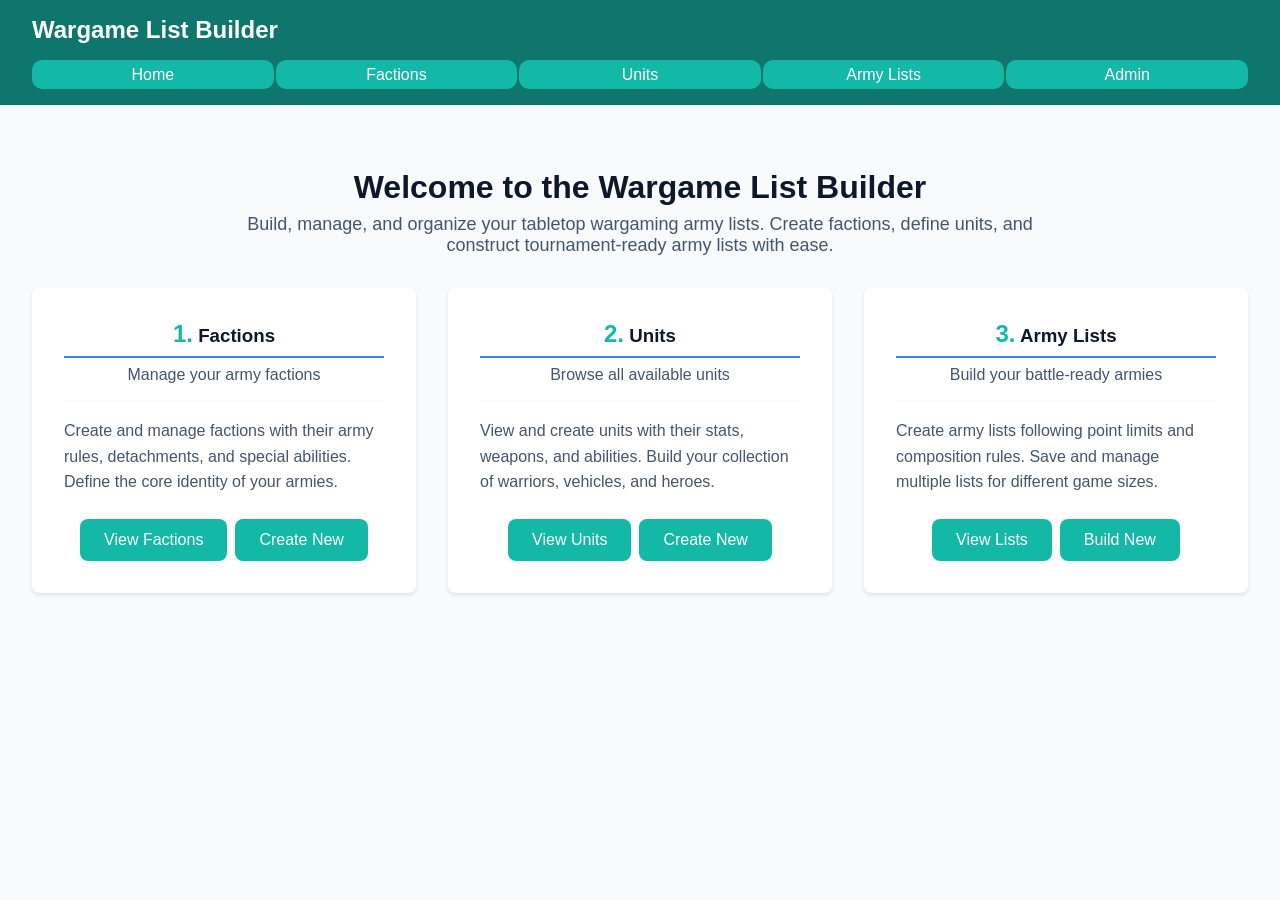
<file: index.html>
<!DOCTYPE html>
<html lang="en">
<head>
  <meta charset="UTF-8">
  <meta name="viewport" content="width=device-width, initial-scale=1.0">
  <title>Wargame List Builder - Home</title>
  <link rel="stylesheet" href="css/style.css">
</head>
<body>
  <header>
    <h1>Wargame List Builder</h1>
    <nav>
      <ul>
        <li><a href="index.html">Home</a></li>
        <li><a href="./pages/factions.html">Factions</a></li>
        <li><a href="./pages/units.html">Units</a></li>
        <li><a href="./pages/lists.html">Army Lists</a></li>
        <li><a href="./pages/admin.html">Admin</a></li>
      </ul>
    </nav>
  </header>
  <main>
    <!-- Welcome Section -->
    <div class="center" style="margin: 2rem 0;">
      <h2 style="font-size: 2rem; margin-bottom: 0.5rem;">Welcome to the Wargame List Builder</h2>
      <p style="font-size: 1.125rem; color: var(--text-secondary); max-width: 800px; margin: 0 auto;">Build, manage, and organize your tabletop wargaming army lists. Create factions, define units, and construct tournament-ready army lists with ease.</p>
    </div>

    <!-- Cards Container -->
    <div style="display: grid; grid-template-columns: repeat(auto-fit, minmax(300px, 1fr)); gap: 2rem; margin: 2rem 0;">
      
      <!-- Step 1: Factions Card -->
      <div class="content-section">
        <div style="text-align: center; border-bottom: 2px solid var(--bg-secondary); padding-bottom: 1rem; margin-bottom: 1rem;">
          <h3 style="margin: 0;"><span style="color: var(--primary-teal); font-size: 1.5rem; font-weight: bold;">1.</span> Factions</h3>
          <p style="margin: 0.5rem 0 0 0; color: var(--text-secondary);">Manage your army factions</p>
        </div>
        <div style="margin-bottom: 1.5rem;">
          <p style="color: var(--text-secondary); line-height: 1.6;">Create and manage factions with their army rules, detachments, and special abilities. Define the core identity of your armies.</p>
        </div>
        <div style="display: flex; gap: 0.5rem; justify-content: center; flex-wrap: wrap;">
          <a class="btn" href="./pages/factions.html">View Factions</a>
          <a class="btn" href="./pages/create-faction.html">Create New</a>
        </div>
      </div>

      <!-- Step 2: Units Card -->
      <div class="content-section">
        <div style="text-align: center; border-bottom: 2px solid var(--bg-secondary); padding-bottom: 1rem; margin-bottom: 1rem;">
          <h3 style="margin: 0;"><span style="color: var(--primary-teal); font-size: 1.5rem; font-weight: bold;">2.</span> Units</h3>
          <p style="margin: 0.5rem 0 0 0; color: var(--text-secondary);">Browse all available units</p>
        </div>
        <div style="margin-bottom: 1.5rem;">
          <p style="color: var(--text-secondary); line-height: 1.6;">View and create units with their stats, weapons, and abilities. Build your collection of warriors, vehicles, and heroes.</p>
        </div>
        <div style="display: flex; gap: 0.5rem; justify-content: center; flex-wrap: wrap;">
          <a class="btn" href="./pages/units.html">View Units</a>
          <a class="btn" href="./pages/create-unit.html">Create New</a>
        </div>
      </div>

      <!-- Step 3: Army Lists Card -->
      <div class="content-section">
        <div style="text-align: center; border-bottom: 2px solid var(--bg-secondary); padding-bottom: 1rem; margin-bottom: 1rem;">
          <h3 style="margin: 0;"><span style="color: var(--primary-teal); font-size: 1.5rem; font-weight: bold;">3.</span> Army Lists</h3>
          <p style="margin: 0.5rem 0 0 0; color: var(--text-secondary);">Build your battle-ready armies</p>
        </div>
        <div style="margin-bottom: 1.5rem;">
          <p style="color: var(--text-secondary); line-height: 1.6;">Create army lists following point limits and composition rules. Save and manage multiple lists for different game sizes.</p>
        </div>
        <div style="display: flex; gap: 0.5rem; justify-content: center; flex-wrap: wrap;">
          <a class="btn" href="./pages/lists.html">View Lists</a>
          <a class="btn" href="./pages/list-builder.html">Build New</a>
        </div>
      </div>

    </div>
  </main>
</body>
</html>
</file>
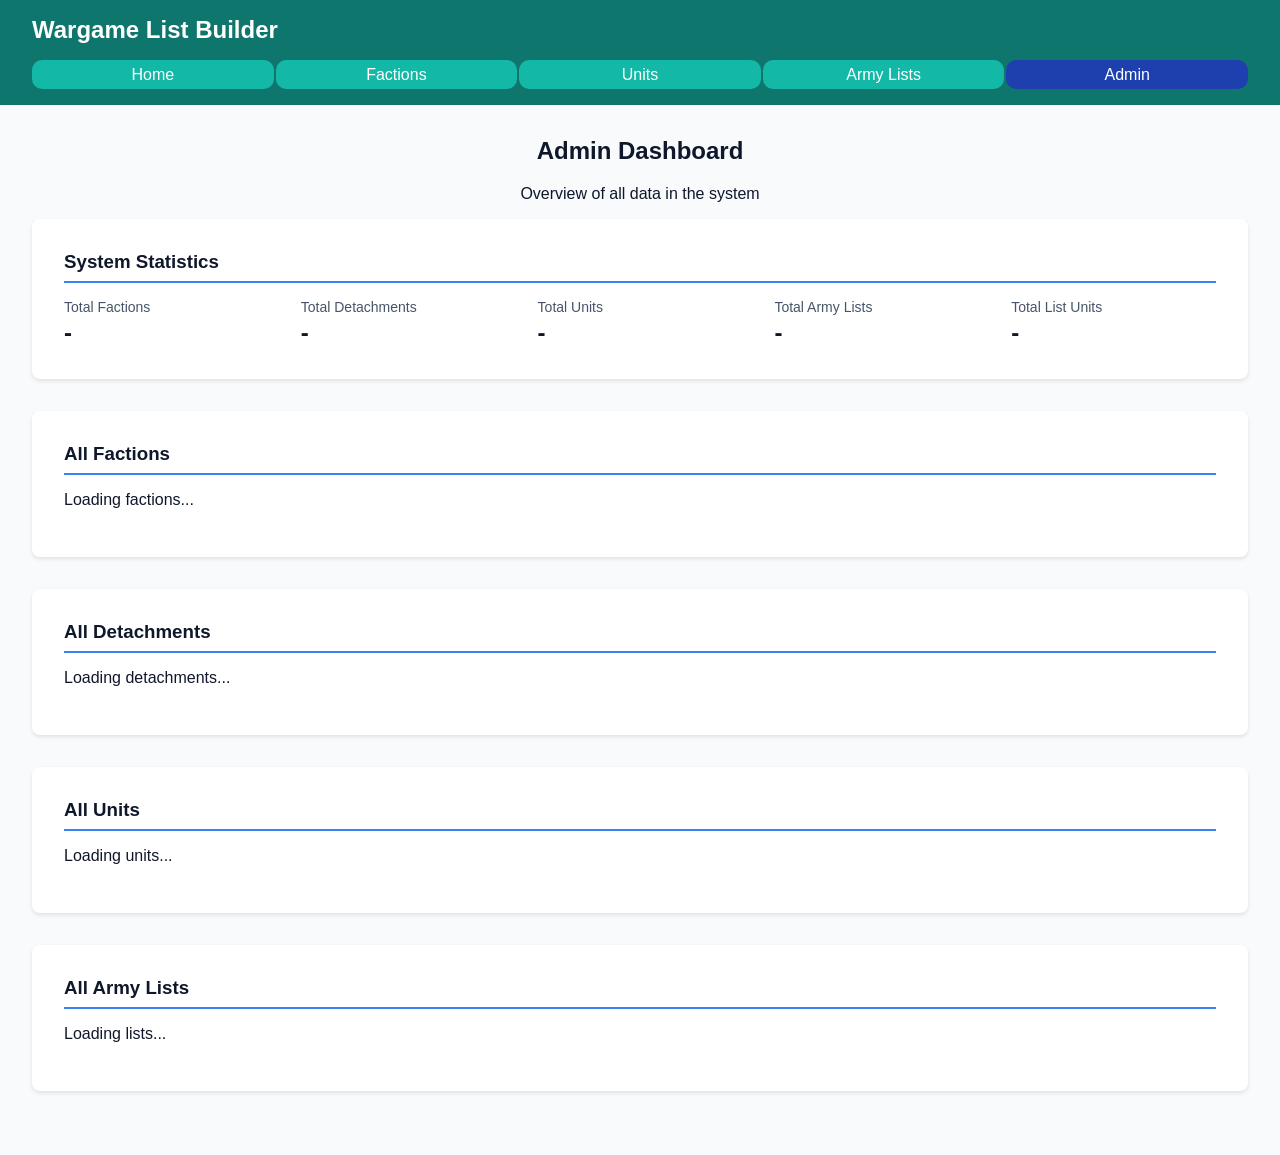
<file: pages/admin.html>
<!DOCTYPE html>
<html lang="en">
<head>
  <meta charset="UTF-8">
  <meta name="viewport" content="width=device-width, initial-scale=1.0">
  <title>Admin Dashboard - Wargame List Builder</title>
  <link rel="stylesheet" href="../css/style.css">
  <script src="../js/main.js"></script>
</head>
<body>
  <header>
    <h1>Wargame List Builder</h1>
    <nav>
      <ul>
        <li><a href="../index.html">Home</a></li>
        <li><a href="factions.html">Factions</a></li>
        <li><a href="units.html">Units</a></li>
        <li><a href="lists.html">Army Lists</a></li>
        <li><a href="admin.html" class="active">Admin</a></li>
      </ul>
    </nav>
  </header>

  <main>
    <div class="center">
      <h2>Admin Dashboard</h2>
      <p>Overview of all data in the system</p>
    </div>

    <!-- Statistics Summary -->
    <div class="content-section">
      <h3>System Statistics</h3>
      <div class="summary-stats">
        <div class="stat-item">
          <span class="stat-label">Total Factions</span>
          <span class="stat-value" id="total-factions">-</span>
        </div>
        <div class="stat-item">
          <span class="stat-label">Total Detachments</span>
          <span class="stat-value" id="total-detachments">-</span>
        </div>
        <div class="stat-item">
          <span class="stat-label">Total Units</span>
          <span class="stat-value" id="total-units">-</span>
        </div>
        <div class="stat-item">
          <span class="stat-label">Total Army Lists</span>
          <span class="stat-value" id="total-lists">-</span>
        </div>
        <div class="stat-item">
          <span class="stat-label">Total List Units</span>
          <span class="stat-value" id="total-list-units">-</span>
        </div>
      </div>
    </div>

    <!-- Factions Table -->
    <div class="content-section">
      <h3>All Factions</h3>
      <div id="factions-container">
        <p>Loading factions...</p>
      </div>
    </div>

    <!-- Detachments Table -->
    <div class="content-section">
      <h3>All Detachments</h3>
      <div id="detachments-container">
        <p>Loading detachments...</p>
      </div>
    </div>

    <!-- Units Table -->
    <div class="content-section">
      <h3>All Units</h3>
      <div id="units-container">
        <p>Loading units...</p>
      </div>
    </div>

    <!-- Army Lists Table -->
    <div class="content-section">
      <h3>All Army Lists</h3>
      <div id="lists-container">
        <p>Loading lists...</p>
      </div>
    </div>
  </main>

  <script>
    let allFactions = [];
    let allDetachments = [];
    let allUnits = [];
    let allLists = [];
    let factionMap = {};

    // Load all data on page load
    window.addEventListener('DOMContentLoaded', async () => {
      await loadAllData();
    });

    async function loadAllData() {
      try {
        // Load factions
        allFactions = await getAllFactions();
        allFactions.forEach(f => factionMap[f.faction_id] = f.name);

        // Load all detachments
        const detachmentPromises = allFactions.map(async (faction) => {
          const detachments = await getAllDetachments(faction.faction_id);
          return detachments || [];
        });
        const detachmentArrays = await Promise.all(detachmentPromises);
        allDetachments = detachmentArrays.flat();

        // Load units
        allUnits = await getAllUnits();

        // Load lists
        allLists = await getAllLists();

        // Count list units across all lists
        let totalListUnits = 0;
        const listUnitPromises = allLists.map(async (list) => {
          const listUnits = await getListUnits(list.list_id);
          return listUnits ? listUnits.length : 0;
        });
        const listUnitCounts = await Promise.all(listUnitPromises);
        totalListUnits = listUnitCounts.reduce((sum, count) => sum + count, 0);

        // Update statistics
        document.getElementById('total-factions').textContent = allFactions.length;
        document.getElementById('total-detachments').textContent = allDetachments.length;
        document.getElementById('total-units').textContent = allUnits.length;
        document.getElementById('total-lists').textContent = allLists.length;
        document.getElementById('total-list-units').textContent = totalListUnits;

        // Display all data
        displayFactions();
        displayDetachments();
        displayUnits();
        displayLists();

      } catch (error) {
        console.error('Error loading admin data:', error);
      }
    }

    function displayFactions() {
      const container = document.getElementById('factions-container');
      
      if (!allFactions || allFactions.length === 0) {
        container.innerHTML = '<p><em>No factions in system.</em></p>';
        return;
      }

      let html = '<div class="table-container"><table><thead><tr>';
      html += '<th>Faction Name</th><th>Army Rule</th><th>Tags</th><th>Actions</th>';
      html += '</tr></thead><tbody>';

      allFactions.forEach(faction => {
        const tagsHTML = faction.tags && faction.tags.length > 0 
          ? faction.tags.slice(0, 3).map(tag => `<span>${tag}</span>`).join('')
          : '<span>None</span>';
        
        const armyRule = faction.army_rule_name || 'None';

        html += `<tr>
          <td><strong>${faction.name}</strong></td>
          <td>${armyRule}</td>
          <td>${tagsHTML}</td>
          <td>
            <a class="btn" href="faction-detail.html?id=${faction.faction_id}">View</a>
          </td>
        </tr>`;
      });

      html += '</tbody></table></div>';
      container.innerHTML = html;
    }

    function displayDetachments() {
      const container = document.getElementById('detachments-container');
      
      if (!allDetachments || allDetachments.length === 0) {
        container.innerHTML = '<p><em>No detachments in system.</em></p>';
        return;
      }

      let html = '<div class="table-container"><table><thead><tr>';
      html += '<th>Detachment Name</th><th>Faction</th><th>Rule Name</th>';
      html += '</tr></thead><tbody>';

      allDetachments.forEach(detachment => {
        const factionName = factionMap[detachment.faction_id] || 'Unknown';
        const ruleName = detachment.rule_name || 'None';

        html += `<tr>
          <td><strong>${detachment.name}</strong></td>
          <td>${factionName}</td>
          <td>${ruleName}</td>
        </tr>`;
      });

      html += '</tbody></table></div>';
      container.innerHTML = html;
    }

    function displayUnits() {
      const container = document.getElementById('units-container');
      
      if (!allUnits || allUnits.length === 0) {
        container.innerHTML = '<p><em>No units in system.</em></p>';
        return;
      }

      let html = '<div class="table-container"><table><thead><tr>';
      html += '<th>Unit Name</th><th>Faction</th><th>Points</th><th>Tags</th><th>Actions</th>';
      html += '</tr></thead><tbody>';

      allUnits.forEach(unit => {
        const factionName = factionMap[unit.faction_id] || 'Unknown';
        const tagsHTML = unit.tags && unit.tags.length > 0 
          ? unit.tags.slice(0, 3).map(tag => `<span>${tag}</span>`).join('')
          : '<span>None</span>';

        html += `<tr>
          <td><strong>${unit.name}</strong></td>
          <td>${factionName}</td>
          <td>${unit.base_cost} pts</td>
          <td>${tagsHTML}</td>
          <td>
            <a class="btn" href="unit-detail.html?id=${unit.unit_id}">View</a>
          </td>
        </tr>`;
      });

      html += '</tbody></table></div>';
      container.innerHTML = html;
    }

    function displayLists() {
      const container = document.getElementById('lists-container');
      
      if (!allLists || allLists.length === 0) {
        container.innerHTML = '<p><em>No army lists in system.</em></p>';
        return;
      }

      let html = '<div class="table-container"><table><thead><tr>';
      html += '<th>List Name</th><th>Faction</th><th>Points</th><th>Valid</th><th>Actions</th>';
      html += '</tr></thead><tbody>';

      allLists.forEach(list => {
        const factionName = factionMap[list.faction_id] || 'Unknown';
        const validBadge = list.is_valid 
          ? '<span style="color: green;">✓</span>' 
          : '<span style="color: red;">✗</span>';

        html += `<tr>
          <td><strong>${list.name}</strong></td>
          <td>${factionName}</td>
          <td>${list.current_points}/${list.point_limit}</td>
          <td>${validBadge}</td>
          <td>
            <a class="btn" href="list-detail.html?id=${list.list_id}">View</a>
          </td>
        </tr>`;
      });

      html += '</tbody></table></div>';
      container.innerHTML = html;
    }
  </script>
</body>
</html>
</file>
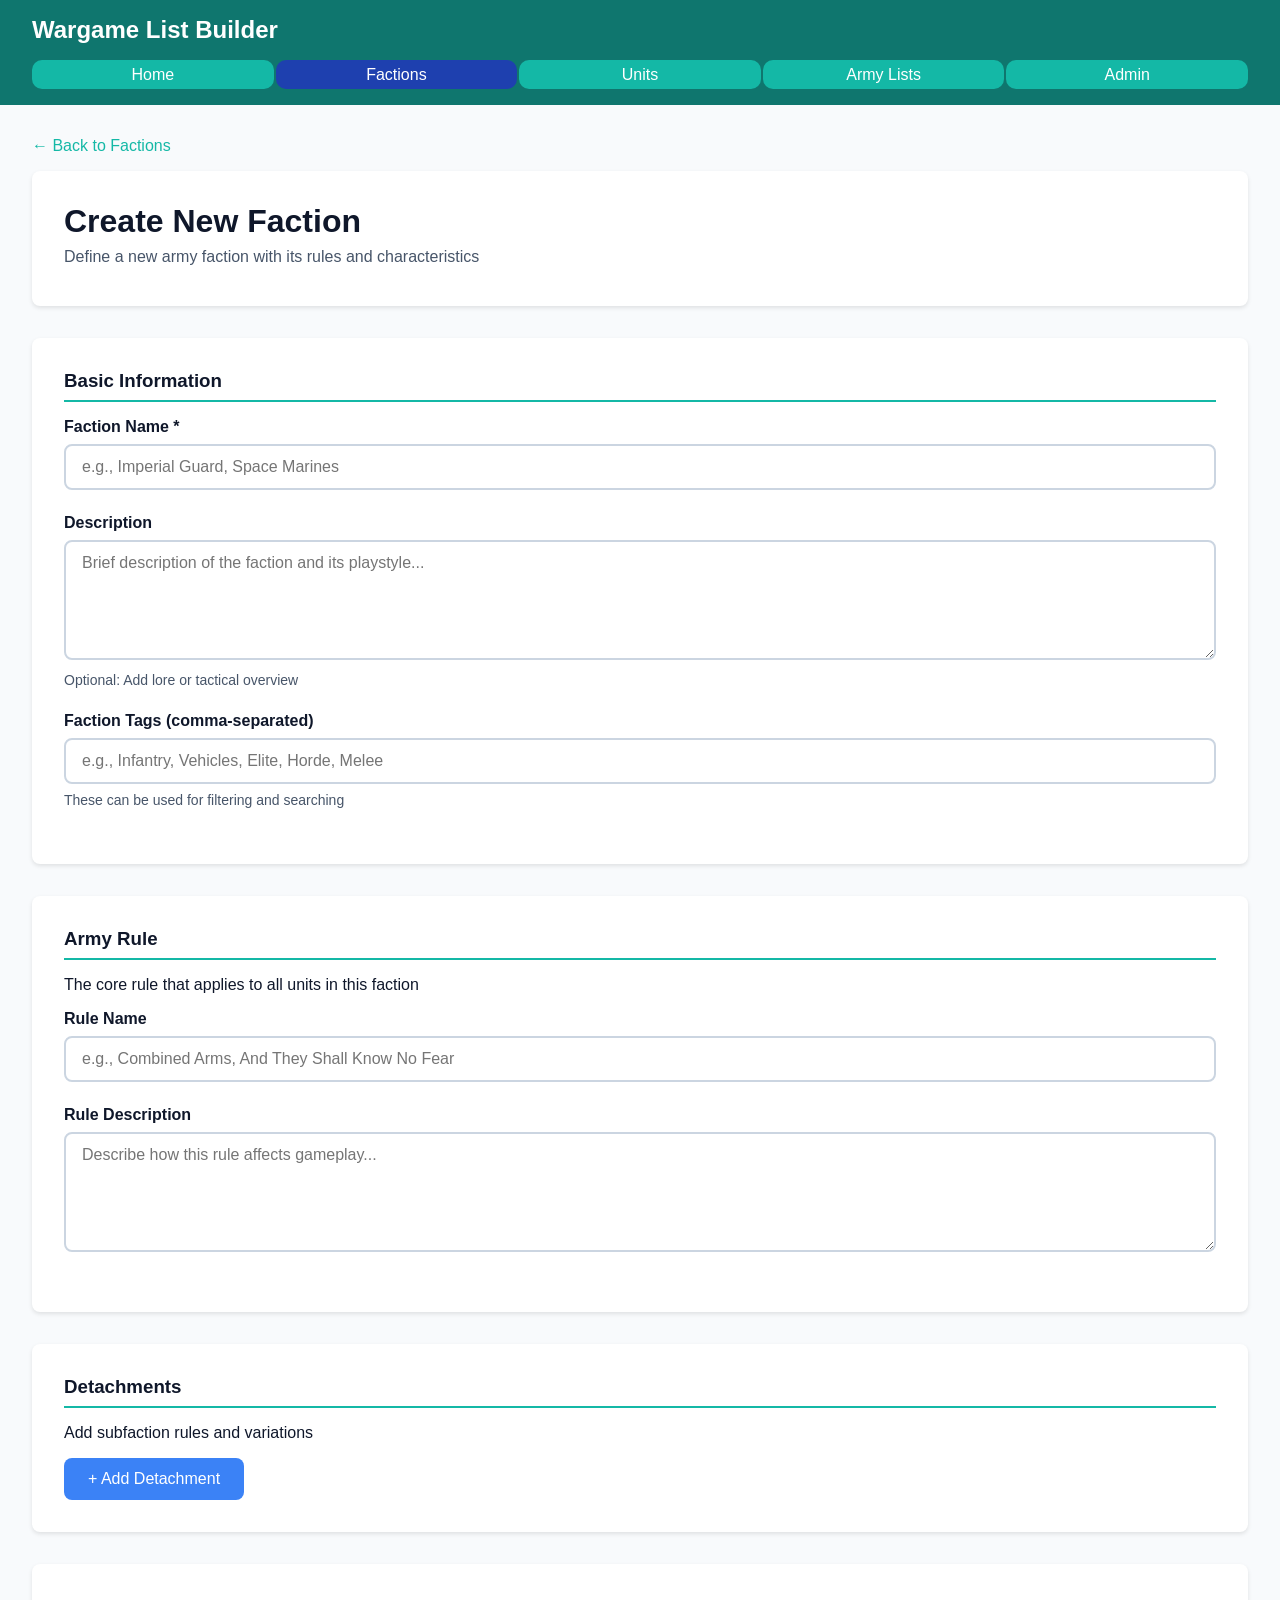
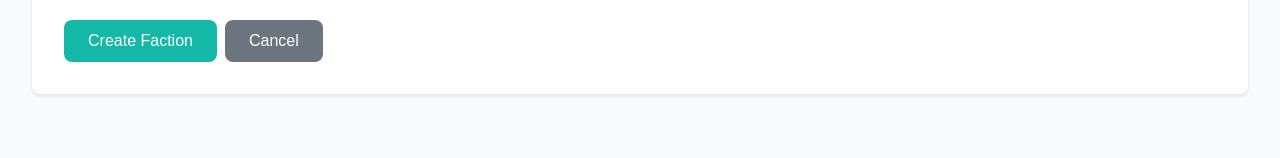
<file: pages/create-faction.html>
<!DOCTYPE html>
<html lang="en">
<head>
  <meta charset="UTF-8">
  <meta name="viewport" content="width=device-width, initial-scale=1.0">
  <title>Faction - Wargame List Builder</title>
  <link rel="stylesheet" href="../css/style.css">
  <script src="../js/main.js"></script>
</head>
<body>
  <header>
    <h1>Wargame List Builder</h1>
    <nav>
      <ul>
        <li><a href="../index.html">Home</a></li>
        <li><a href="factions.html" class="active">Factions</a></li>
        <li><a href="units.html">Units</a></li>
        <li><a href="lists.html">Army Lists</a></li>
        <li><a href="admin.html">Admin</a></li>
      </ul>
    </nav>
  </header>

  <main>
    <div class="breadcrumb">
      <a href="factions.html">← Back to Factions</a>
    </div>

    <div id="loading-message" style="display: none;">
      <p>Loading faction data...</p>
    </div>

    <div id="form-container">
      <div class="detail-header">
        <h2 id="page-title">Create New Faction</h2>
        <p id="page-subtitle">Define a new army faction with its rules and characteristics</p>
      </div>

      <div id="message-container"></div>

      <form id="faction-form">
        <!-- Basic Information -->
        <div class="form-section">
          <h3>Basic Information</h3>
          <div class="form-group">
            <label for="faction-name">Faction Name *</label>
            <input type="text" id="faction-name" placeholder="e.g., Imperial Guard, Space Marines" required>
          </div>

          <div class="form-group">
            <label for="faction-description">Description</label>
            <textarea id="faction-description" placeholder="Brief description of the faction and its playstyle..."></textarea>
            <small>Optional: Add lore or tactical overview</small>
          </div>

          <div class="form-group">
            <label for="faction-tags">Faction Tags (comma-separated)</label>
            <input type="text" id="faction-tags" placeholder="e.g., Infantry, Vehicles, Elite, Horde, Melee">
            <small>These can be used for filtering and searching</small>
          </div>
        </div>

        <!-- Army Rules -->
        <div class="form-section">
          <h3>Army Rule</h3>
          <p>The core rule that applies to all units in this faction</p>
          
          <div class="form-group">
            <label for="army-rule-name">Rule Name</label>
            <input type="text" id="army-rule-name" placeholder="e.g., Combined Arms, And They Shall Know No Fear">
          </div>

          <div class="form-group">
            <label for="army-rule-description">Rule Description</label>
            <textarea id="army-rule-description" placeholder="Describe how this rule affects gameplay..."></textarea>
          </div>
        </div>

        <!-- Detachments Section -->
        <div class="form-section">
          <h3>Detachments</h3>
          <p id="detachments-instruction">Add subfaction rules and variations</p>
          
          <div id="existing-detachments">
            <!-- Existing detachments will be loaded here in edit mode -->
          </div>

          <div id="detachments-container">
            <!-- New detachments will be added here -->
          </div>

          <button type="button" class="btn btn-add" id="add-detachment-btn">+ Add Detachment</button>
        </div>

        <!-- Form Actions -->
        <div class="form-section">
          <div class="form-actions">
            <button type="submit" class="btn" id="submit-btn">Create Faction</button>
            <a href="factions.html" class="btn btn-secondary">Cancel</a>
          </div>
        </div>
      </form>
    </div>
  </main>

  <script>
    // Page-specific JavaScript for create/edit faction
    let detachmentCount = 0;
    let isEditMode = false;
    let currentFaction = null;
    let existingDetachments = [];
    let detachmentsToDelete = [];

    // Get faction ID from URL parameter (if editing)
    const urlParams = new URLSearchParams(window.location.search);
    const factionId = urlParams.get('id');

    // Setup page based on mode (create vs edit)
    window.addEventListener('DOMContentLoaded', async () => {
      if (factionId) {
        // Edit mode
        isEditMode = true;
        await loadEditMode();
      } else {
        // Create mode - ready to go
        isEditMode = false;
      }
      
      document.getElementById('add-detachment-btn').addEventListener('click', addDetachmentForm);
      document.getElementById('faction-form').addEventListener('submit', handleFormSubmit);
    });

    async function loadEditMode() {
      try {
        document.getElementById('loading-message').style.display = 'block';
        document.getElementById('form-container').style.display = 'none';

        // Update page titles
        document.getElementById('page-title').textContent = 'Edit Faction';
        document.getElementById('page-subtitle').textContent = 'Update faction information and rules';
        document.getElementById('submit-btn').textContent = 'Update Faction';
        document.getElementById('detachments-instruction').textContent = 'Manage subfaction rules and variations';

        // Load faction data
        currentFaction = await getFactionById(factionId);
        
        if (!currentFaction) {
          alert('Faction not found');
          window.location.href = 'factions.html';
          return;
        }

        // Load existing detachments
        existingDetachments = await getAllDetachments(factionId);

        // Populate form with existing data
        document.getElementById('faction-name').value = currentFaction.name || '';
        document.getElementById('faction-description').value = currentFaction.description || '';
        document.getElementById('faction-tags').value = formatTags(currentFaction.tags || []);
        document.getElementById('army-rule-name').value = currentFaction.army_rule_name || '';
        document.getElementById('army-rule-description').value = currentFaction.army_rule_description || '';

        // Display existing detachments
        displayExistingDetachments();

        // Show form
        document.getElementById('loading-message').style.display = 'none';
        document.getElementById('form-container').style.display = 'block';

      } catch (error) {
        console.error('Error loading faction:', error);
        alert('Failed to load faction data');
        window.location.href = 'factions.html';
      }
    }

    function displayExistingDetachments() {
      const container = document.getElementById('existing-detachments');
      
      if (!existingDetachments || existingDetachments.length === 0) {
        return;
      }

      let html = '<h4>Existing Detachments</h4>';
      existingDetachments.forEach(detachment => {
        html += `
          <div class="form-item detachment-item existing-detachment" data-detachment-id="${detachment.detachment_id}">
            <div style="display: flex; justify-content: space-between; align-items: center;">
              <h4>${detachment.name}</h4>
              <button type="button" class="btn btn-secondary" onclick="deleteExistingDetachment('${detachment.detachment_id}', this)">Delete</button>
            </div>
            <div class="form-group">
              <label>Detachment Name</label>
              <input type="text" class="detachment-name" value="${detachment.name || ''}" data-detachment-id="${detachment.detachment_id}">
            </div>

            <div class="form-group">
              <label>Special Rule Name</label>
              <input type="text" class="detachment-rule" value="${detachment.rule_name || ''}" data-detachment-id="${detachment.detachment_id}">
            </div>

            <div class="form-group">
              <label>Rule Description</label>
              <textarea class="detachment-description" data-detachment-id="${detachment.detachment_id}">${detachment.rule_description || ''}</textarea>
            </div>
          </div>
        `;
      });

      container.innerHTML = html;
    }

    function deleteExistingDetachment(detachmentId, button) {
      if (confirm('Are you sure you want to delete this detachment?')) {
        detachmentsToDelete.push(detachmentId);
        button.closest('.existing-detachment').remove();
      }
    }

    function addDetachmentForm() {
      detachmentCount++;
      const container = document.getElementById('detachments-container');
      
      const detachmentHTML = `
        <div class="form-item detachment-item" data-detachment-index="${detachmentCount - 1}">
          <div style="display: flex; justify-content: space-between; align-items: center;">
            <h4>Detachment ${detachmentCount}</h4>
            <button type="button" class="btn btn-secondary" onclick="removeDetachment(this)">Remove</button>
          </div>
          <div class="form-group">
            <label>Detachment Name</label>
            <input type="text" class="detachment-name" placeholder="e.g., Infantry Company">
          </div>

          <div class="form-group">
            <label>Special Rule Name</label>
            <input type="text" class="detachment-rule" placeholder="e.g., Born Soldiers">
          </div>

          <div class="form-group">
            <label>Rule Description</label>
            <textarea class="detachment-description" placeholder="Special rules or bonuses for this detachment..."></textarea>
          </div>
        </div>
      `;
      
      container.insertAdjacentHTML('beforeend', detachmentHTML);
    }

    function removeDetachment(button) {
      button.closest('.detachment-item').remove();
    }

    async function handleFormSubmit(e) {
      e.preventDefault();
      
      const messageContainer = document.getElementById('message-container');
      messageContainer.innerHTML = `<div class="alert alert-info"><p>${isEditMode ? 'Updating' : 'Creating'} faction...</p></div>`;

      try {
        // Gather faction data
        const factionData = {
          name: document.getElementById('faction-name').value,
          description: document.getElementById('faction-description').value,
          tags: parseTags(document.getElementById('faction-tags').value),
          army_rule_name: document.getElementById('army-rule-name').value,
          army_rule_description: document.getElementById('army-rule-description').value,
        };

        console.log(`${isEditMode ? 'Updating' : 'Creating'} faction with data:`, factionData);

        let resultFactionId;

        if (isEditMode) {
          // Update existing faction
          factionData.faction_id = factionId;
          factionData.created_at = currentFaction.created_at; // Preserve creation time
          await updateFaction(factionId, factionData);
          resultFactionId = factionId;
          console.log('Faction updated');

          // Delete removed detachments
          if (detachmentsToDelete.length > 0) {
            const deletePromises = detachmentsToDelete.map(id => deleteDetachment(id));
            await Promise.all(deletePromises);
            console.log('Deleted detachments:', detachmentsToDelete);
          }

          // Update existing detachments
          const existingDetachmentElements = document.querySelectorAll('.existing-detachment');
          const updatePromises = [];
          
          existingDetachmentElements.forEach(element => {
            const detachmentId = element.dataset.detachmentId;
            const name = element.querySelector('.detachment-name').value;
            const ruleName = element.querySelector('.detachment-rule').value;
            const ruleDescription = element.querySelector('.detachment-description').value;

            if (name.trim()) {
              const detachmentData = {
                detachment_id: detachmentId,
                faction_id: factionId,
                name: name,
                rule_name: ruleName,
                rule_description: ruleDescription
              };
              updatePromises.push(createDetachment(detachmentData)); // PUT updates
            }
          });

          await Promise.all(updatePromises);
          console.log('Updated existing detachments');
        } else {
          // Create new faction
          const factionResult = await createFaction(factionData);
          console.log('Faction created:', factionResult);
          resultFactionId = factionResult.faction_id;
        }

        // Gather new detachment data (works for both create and edit)
        const detachmentItems = document.querySelectorAll('#detachments-container .detachment-item');
        console.log('Found new detachment items:', detachmentItems.length);
        
        const detachmentPromises = [];

        detachmentItems.forEach((item, index) => {
          const name = item.querySelector('.detachment-name').value;
          const ruleName = item.querySelector('.detachment-rule').value;
          const ruleDescription = item.querySelector('.detachment-description').value;

          console.log(`Detachment ${index}:`, { name, ruleName, ruleDescription });

          if (name.trim()) {
            console.log(`Creating detachment ${index} with name: ${name}`);
            const detachmentData = {
              faction_id: resultFactionId,
              name: name,
              rule_name: ruleName,
              rule_description: ruleDescription
            };
            console.log('Detachment data:', detachmentData);
            detachmentPromises.push(createDetachment(detachmentData));
          } else {
            console.log(`Skipping detachment ${index} - no name`);
          }
        });

        console.log(`Creating ${detachmentPromises.length} detachments`);

        if (detachmentPromises.length > 0) {
          const detachmentResults = await Promise.all(detachmentPromises);
          console.log('Detachments created:', detachmentResults);
        } else {
          console.log('No new detachments to create');
        }

        // Success!
        messageContainer.innerHTML = `
          <div class="alert alert-success">
            <p><strong>Success!</strong> Faction "${factionData.name}" ${isEditMode ? 'updated' : 'created'} with ${detachmentPromises.length} new detachment(s)!</p>
          </div>
        `;

        // Redirect after 2 seconds
        setTimeout(() => {
          if (isEditMode) {
            window.location.href = `faction-detail.html?id=${resultFactionId}`;
          } else {
            window.location.href = 'factions.html';
          }
        }, 2000);

      } catch (error) {
        console.error('Full error:', error);
        messageContainer.innerHTML = `
          <div class="alert alert-warning">
            <p><strong>Error:</strong> ${error.message}</p>
          </div>
        `;
      }
    }
  </script>
</body>
</html>
</file>
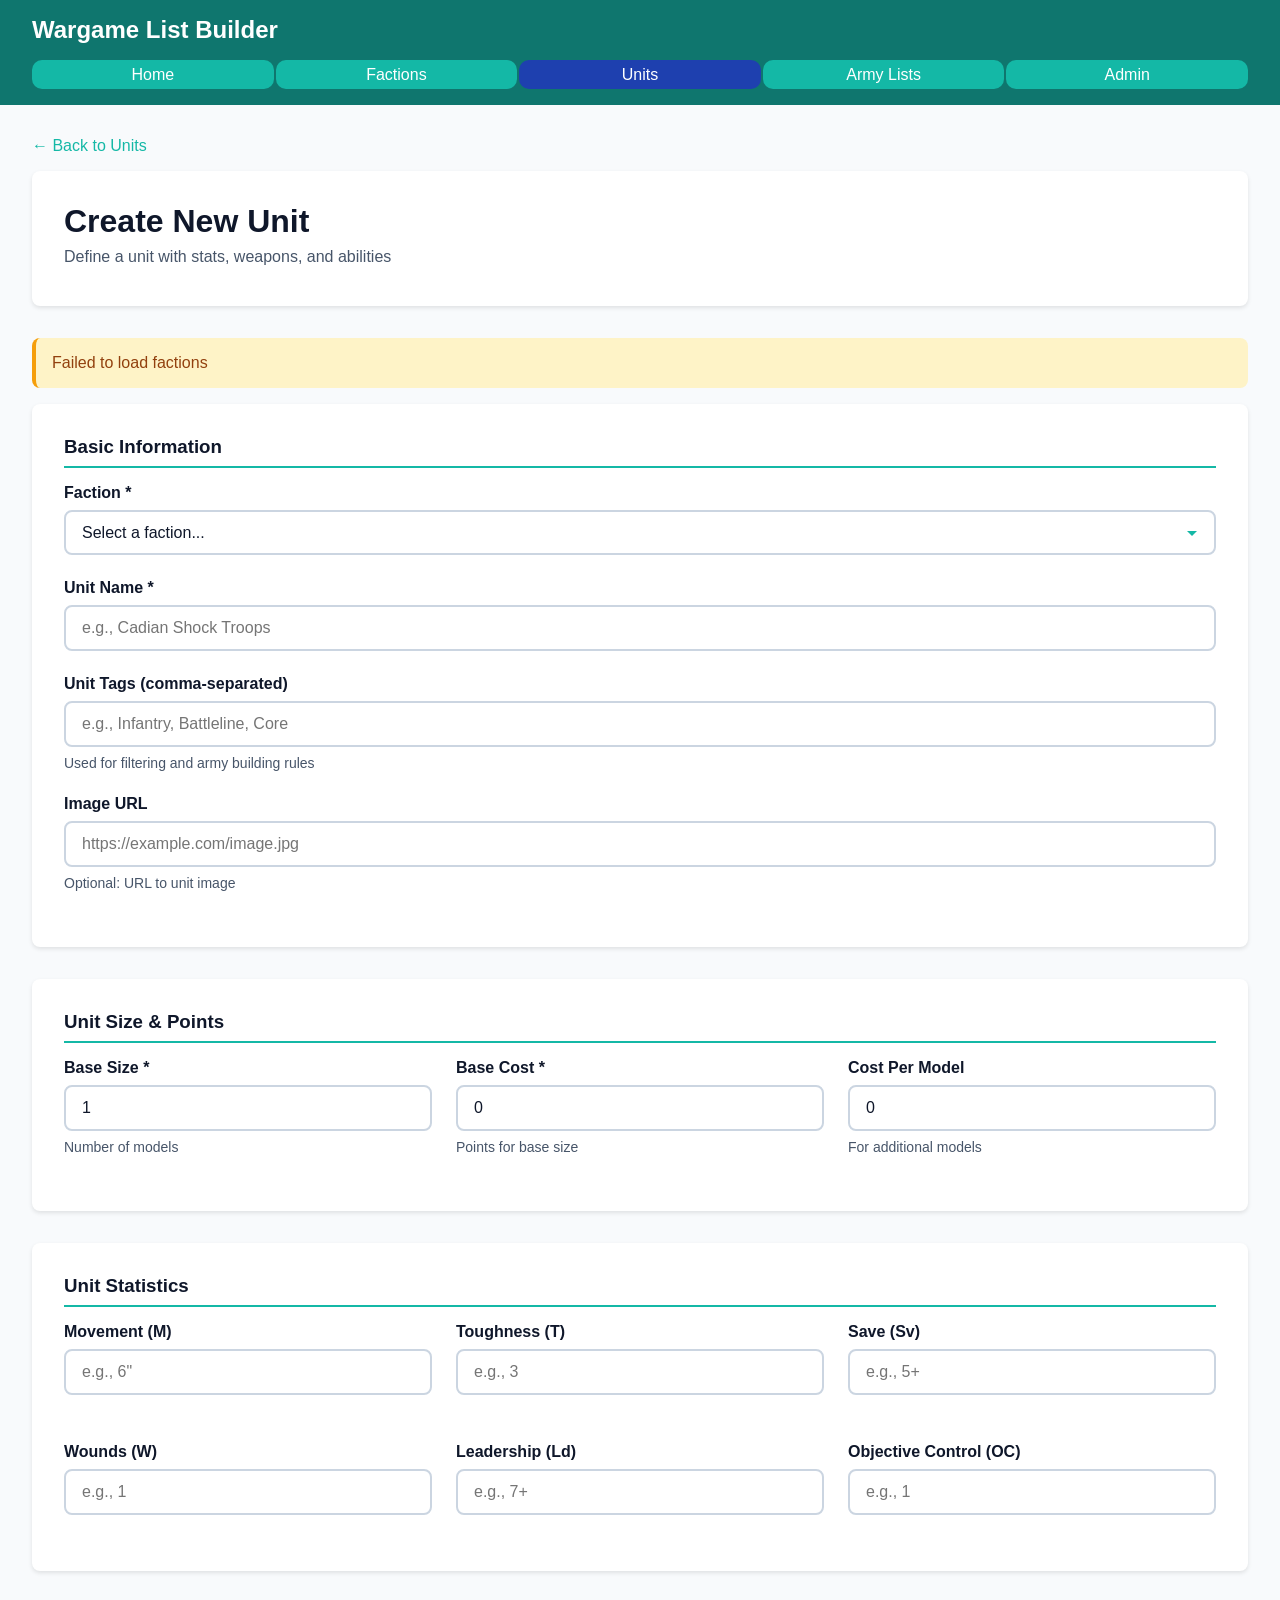
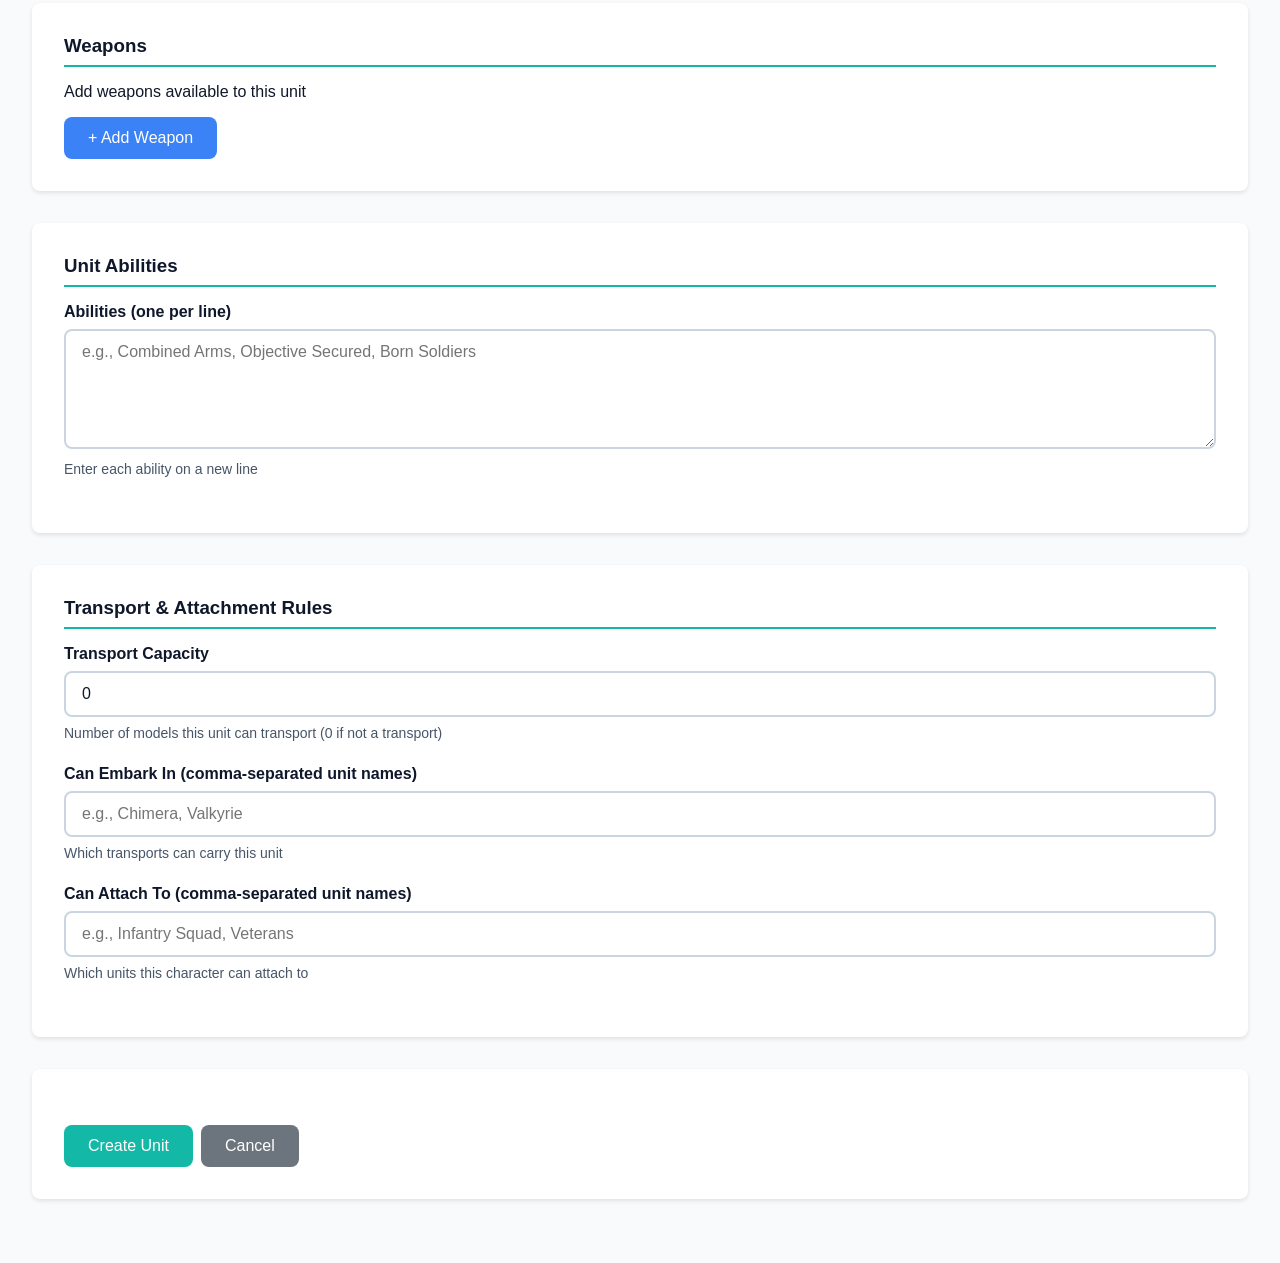
<file: pages/create-unit.html>
<!DOCTYPE html>
<html lang="en">
<head>
  <meta charset="UTF-8">
  <meta name="viewport" content="width=device-width, initial-scale=1.0">
  <title>Unit - Wargame List Builder</title>
  <link rel="stylesheet" href="../css/style.css">
  <script src="../js/main.js"></script>
</head>
<body>
  <header>
    <h1>Wargame List Builder</h1>
    <nav>
      <ul>
        <li><a href="../index.html">Home</a></li>
        <li><a href="factions.html">Factions</a></li>
        <li><a href="units.html" class="active">Units</a></li>
        <li><a href="lists.html">Army Lists</a></li>
        <li><a href="admin.html">Admin</a></li>
      </ul>
    </nav>
  </header>

  <main>
    <div class="breadcrumb">
      <a href="units.html">← Back to Units</a>
    </div>

    <div id="loading-message" style="display: none;">
      <p>Loading unit data...</p>
    </div>

    <div id="form-container">
      <div class="detail-header">
        <h2 id="page-title">Create New Unit</h2>
        <p id="page-subtitle">Define a unit with stats, weapons, and abilities</p>
      </div>

      <div id="message-container"></div>

      <form id="unit-form">
        <!-- Basic Information -->
        <div class="form-section">
          <h3>Basic Information</h3>
          
          <div class="form-group">
            <label for="unit-faction">Faction *</label>
            <select id="unit-faction" required>
              <option value="">Select a faction...</option>
              <!-- Factions will be loaded here -->
            </select>
          </div>

          <div class="form-group">
            <label for="unit-name">Unit Name *</label>
            <input type="text" id="unit-name" placeholder="e.g., Cadian Shock Troops" required>
          </div>

          <div class="form-group">
            <label for="unit-tags">Unit Tags (comma-separated)</label>
            <input type="text" id="unit-tags" placeholder="e.g., Infantry, Battleline, Core">
            <small>Used for filtering and army building rules</small>
          </div>

          <div class="form-group">
            <label for="unit-image">Image URL</label>
            <input type="text" id="unit-image" placeholder="https://example.com/image.jpg">
            <small>Optional: URL to unit image</small>
          </div>
        </div>

        <!-- Unit Size & Points -->
        <div class="form-section">
          <h3>Unit Size & Points</h3>
          
          <div class="form-grid-3">
            <div class="form-group">
              <label for="base-size">Base Size *</label>
              <input type="number" id="base-size" min="1" value="1" required>
              <small>Number of models</small>
            </div>

            <div class="form-group">
              <label for="base-cost">Base Cost *</label>
              <input type="number" id="base-cost" min="0" value="0" required>
              <small>Points for base size</small>
            </div>

            <div class="form-group">
              <label for="cost-per-model">Cost Per Model</label>
              <input type="number" id="cost-per-model" min="0" value="0">
              <small>For additional models</small>
            </div>
          </div>
        </div>

        <!-- Stats -->
        <div class="form-section">
          <h3>Unit Statistics</h3>
          
          <div class="form-grid-3">
            <div class="form-group">
              <label for="stat-m">Movement (M)</label>
              <input type="text" id="stat-m" placeholder='e.g., 6"'>
            </div>

            <div class="form-group">
              <label for="stat-t">Toughness (T)</label>
              <input type="text" id="stat-t" placeholder="e.g., 3">
            </div>

            <div class="form-group">
              <label for="stat-sv">Save (Sv)</label>
              <input type="text" id="stat-sv" placeholder="e.g., 5+">
            </div>

            <div class="form-group">
              <label for="stat-w">Wounds (W)</label>
              <input type="text" id="stat-w" placeholder="e.g., 1">
            </div>

            <div class="form-group">
              <label for="stat-ld">Leadership (Ld)</label>
              <input type="text" id="stat-ld" placeholder="e.g., 7+">
            </div>

            <div class="form-group">
              <label for="stat-oc">Objective Control (OC)</label>
              <input type="text" id="stat-oc" placeholder="e.g., 1">
            </div>
          </div>
        </div>

        <!-- Weapons -->
        <div class="form-section">
          <h3>Weapons</h3>
          <p>Add weapons available to this unit</p>
          
          <div id="weapons-container">
            <!-- Weapons will be added here -->
          </div>

          <button type="button" class="btn btn-add" id="add-weapon-btn">+ Add Weapon</button>
        </div>

        <!-- Abilities -->
        <div class="form-section">
          <h3>Unit Abilities</h3>
          
          <div class="form-group">
            <label for="unit-abilities">Abilities (one per line)</label>
            <textarea id="unit-abilities" rows="5" placeholder="e.g., Combined Arms, Objective Secured, Born Soldiers"></textarea>
            <small>Enter each ability on a new line</small>
          </div>
        </div>

        <!-- Transport/Attachment Rules -->
        <div class="form-section">
          <h3>Transport & Attachment Rules</h3>
          
          <div class="form-group">
            <label for="transport-capacity">Transport Capacity</label>
            <input type="number" id="transport-capacity" min="0" value="0">
            <small>Number of models this unit can transport (0 if not a transport)</small>
          </div>

          <div class="form-group">
            <label for="can-embark-in">Can Embark In (comma-separated unit names)</label>
            <input type="text" id="can-embark-in" placeholder="e.g., Chimera, Valkyrie">
            <small>Which transports can carry this unit</small>
          </div>

          <div class="form-group">
            <label for="can-attach-to">Can Attach To (comma-separated unit names)</label>
            <input type="text" id="can-attach-to" placeholder="e.g., Infantry Squad, Veterans">
            <small>Which units this character can attach to</small>
          </div>
        </div>

        <!-- Form Actions -->
        <div class="form-section">
          <div class="form-actions">
            <button type="submit" class="btn" id="submit-btn">Create Unit</button>
            <a href="units.html" class="btn btn-secondary">Cancel</a>
          </div>
        </div>
      </form>
    </div>
  </main>

  <script>
    let weaponCount = 0;
    let allFactions = [];
    let isEditMode = false;
    let currentUnit = null;

    // Get unit ID from URL parameter (if editing)
    const urlParams = new URLSearchParams(window.location.search);
    const unitId = urlParams.get('id');
    const preselectedFactionId = urlParams.get('faction_id');

    // Setup page based on mode (create vs edit)
    window.addEventListener('DOMContentLoaded', async () => {
      await loadFactions();
      
      if (unitId) {
        // Edit mode
        isEditMode = true;
        await loadEditMode();
      } else {
        // Create mode
        isEditMode = false;
        // Pre-select faction if coming from faction detail page
        if (preselectedFactionId) {
          document.getElementById('unit-faction').value = preselectedFactionId;
        }
      }
      
      document.getElementById('add-weapon-btn').addEventListener('click', addWeaponForm);
      document.getElementById('unit-form').addEventListener('submit', handleFormSubmit);
    });

    async function loadFactions() {
      try {
        allFactions = await getAllFactions();
        const select = document.getElementById('unit-faction');
        
        allFactions.forEach(faction => {
          const option = document.createElement('option');
          option.value = faction.faction_id;
          option.textContent = faction.name;
          select.appendChild(option);
        });
      } catch (error) {
        console.error('Error loading factions:', error);
        displayError('Failed to load factions', 'message-container');
      }
    }

    async function loadEditMode() {
      try {
        document.getElementById('loading-message').style.display = 'block';
        document.getElementById('form-container').style.display = 'none';

        // Update page titles
        document.getElementById('page-title').textContent = 'Edit Unit';
        document.getElementById('page-subtitle').textContent = 'Update unit information, stats, and weapons';
        document.getElementById('submit-btn').textContent = 'Update Unit';

        // Load unit data
        currentUnit = await getUnitById(unitId);
        
        if (!currentUnit) {
          alert('Unit not found');
          window.location.href = 'units.html';
          return;
        }

        // Populate form with existing data
        document.getElementById('unit-faction').value = currentUnit.faction_id || '';
        document.getElementById('unit-name').value = currentUnit.name || '';
        document.getElementById('unit-tags').value = formatTags(currentUnit.tags || []);
        document.getElementById('unit-image').value = currentUnit.image_url || '';
        document.getElementById('base-size').value = currentUnit.base_size || 1;
        document.getElementById('base-cost').value = currentUnit.base_cost || 0;
        document.getElementById('cost-per-model').value = currentUnit.cost_per_model || 0;

        // Stats
        const stats = currentUnit.stats || {};
        document.getElementById('stat-m').value = stats.M || '';
        document.getElementById('stat-t').value = stats.T || '';
        document.getElementById('stat-sv').value = stats.Sv || '';
        document.getElementById('stat-w').value = stats.W || '';
        document.getElementById('stat-ld').value = stats.Ld || '';
        document.getElementById('stat-oc').value = stats.OC || '';

        // Abilities (join with newlines)
        const abilities = currentUnit.abilities || [];
        document.getElementById('unit-abilities').value = abilities.join('\n');

        // Transport rules
        document.getElementById('transport-capacity').value = currentUnit.transport_capacity || 0;
        document.getElementById('can-embark-in').value = formatTags(currentUnit.can_embark_in || []);
        document.getElementById('can-attach-to').value = formatTags(currentUnit.can_attach_to || []);

        // Load existing weapons
        const weapons = currentUnit.weapons || [];
        weapons.forEach(weapon => {
          addWeaponForm(weapon);
        });

        // Show form
        document.getElementById('loading-message').style.display = 'none';
        document.getElementById('form-container').style.display = 'block';

      } catch (error) {
        console.error('Error loading unit:', error);
        alert('Failed to load unit data');
        window.location.href = 'units.html';
      }
    }

    function addWeaponForm(weaponData = null) {
      weaponCount++;
      const container = document.getElementById('weapons-container');
      
      const weapon = weaponData || {
        name: '',
        type: 'Ranged',
        range: '',
        attacks: '',
        skill: '',
        strength: '',
        ap: '',
        damage: '',
        abilities: ''
      };

      const weaponHTML = `
        <div class="form-item weapon-item" data-weapon-index="${weaponCount}">
          <div style="display: flex; justify-content: space-between; align-items: center;">
            <h4>Weapon ${weaponCount}</h4>
            <button type="button" class="btn btn-secondary" onclick="removeWeapon(this)">Remove</button>
          </div>
          
          <div class="form-grid-2">
            <div class="form-group">
              <label>Weapon Name</label>
              <input type="text" class="weapon-name" placeholder="e.g., Lasgun" value="${weapon.name}">
            </div>

            <div class="form-group">
              <label>Type</label>
              <select class="weapon-type">
                <option value="Ranged" ${weapon.type === 'Ranged' ? 'selected' : ''}>Ranged</option>
                <option value="Melee" ${weapon.type === 'Melee' ? 'selected' : ''}>Melee</option>
              </select>
            </div>
          </div>

          <div class="form-grid-4">
            <div class="form-group">
              <label>Range</label>
              <input type="text" class="weapon-range" placeholder='e.g., 24"' value="${weapon.range}">
            </div>

            <div class="form-group">
              <label>Attacks (A)</label>
              <input type="text" class="weapon-attacks" placeholder="e.g., 2" value="${weapon.attacks}">
            </div>

            <div class="form-group">
              <label>Skill (BS/WS)</label>
              <input type="text" class="weapon-skill" placeholder="e.g., 4+" value="${weapon.skill}">
            </div>

            <div class="form-group">
              <label>Strength (S)</label>
              <input type="text" class="weapon-strength" placeholder="e.g., 3" value="${weapon.strength}">
            </div>

            <div class="form-group">
              <label>AP</label>
              <input type="text" class="weapon-ap" placeholder="e.g., 0" value="${weapon.ap}">
            </div>

            <div class="form-group">
              <label>Damage (D)</label>
              <input type="text" class="weapon-damage" placeholder="e.g., 1" value="${weapon.damage}">
            </div>
          </div>

          <div class="form-group">
            <label>Abilities</label>
            <input type="text" class="weapon-abilities" placeholder="e.g., Rapid Fire 1, Assault" value="${weapon.abilities}">
          </div>
        </div>
      `;
      
      container.insertAdjacentHTML('beforeend', weaponHTML);
    }

    function removeWeapon(button) {
      button.closest('.weapon-item').remove();
    }

    async function handleFormSubmit(e) {
      e.preventDefault();
      
      const messageContainer = document.getElementById('message-container');
      messageContainer.innerHTML = `<div class="alert alert-info"><p>${isEditMode ? 'Updating' : 'Creating'} unit...</p></div>`;

      try {
        // Gather stats
        const stats = {
          M: document.getElementById('stat-m').value || '',
          T: document.getElementById('stat-t').value || '',
          Sv: document.getElementById('stat-sv').value || '',
          W: document.getElementById('stat-w').value || '',
          Ld: document.getElementById('stat-ld').value || '',
          OC: document.getElementById('stat-oc').value || ''
        };

        // Gather weapons
        const weaponElements = document.querySelectorAll('.weapon-item');
        const weapons = [];
        
        weaponElements.forEach(item => {
          const name = item.querySelector('.weapon-name').value;
          if (name.trim()) {
            weapons.push({
              name: name,
              type: item.querySelector('.weapon-type').value,
              range: item.querySelector('.weapon-range').value || '',
              attacks: item.querySelector('.weapon-attacks').value || '',
              skill: item.querySelector('.weapon-skill').value || '',
              strength: item.querySelector('.weapon-strength').value || '',
              ap: item.querySelector('.weapon-ap').value || '',
              damage: item.querySelector('.weapon-damage').value || '',
              abilities: item.querySelector('.weapon-abilities').value || ''
            });
          }
        });

        // Gather abilities (split by newline)
        const abilitiesText = document.getElementById('unit-abilities').value;
        const abilities = abilitiesText.split('\n')
          .map(a => a.trim())
          .filter(a => a.length > 0);

        // Gather unit data
        const unitData = {
          faction_id: document.getElementById('unit-faction').value,
          name: document.getElementById('unit-name').value,
          tags: parseTags(document.getElementById('unit-tags').value),
          image_url: document.getElementById('unit-image').value || '',
          base_size: parseInt(document.getElementById('base-size').value),
          base_cost: parseInt(document.getElementById('base-cost').value),
          cost_per_model: parseInt(document.getElementById('cost-per-model').value),
          stats: stats,
          weapons: weapons,
          abilities: abilities,
          transport_capacity: parseInt(document.getElementById('transport-capacity').value),
          can_embark_in: parseTags(document.getElementById('can-embark-in').value),
          can_attach_to: parseTags(document.getElementById('can-attach-to').value)
        };

        console.log(`${isEditMode ? 'Updating' : 'Creating'} unit with data:`, unitData);

        let resultUnitId;

        if (isEditMode) {
          // Update existing unit
          unitData.unit_id = unitId;
          unitData.created_at = currentUnit.created_at; // Preserve creation time
          await updateUnit(unitId, unitData);
          resultUnitId = unitId;
          console.log('Unit updated');
        } else {
          // Create new unit
          const result = await createUnit(unitData);
          console.log('Unit created:', result);
          resultUnitId = result.unit_id;
        }

        // Success!
        messageContainer.innerHTML = `
          <div class="alert alert-success">
            <p><strong>Success!</strong> Unit "${unitData.name}" ${isEditMode ? 'updated' : 'created'} successfully!</p>
          </div>
        `;

        // Redirect after 2 seconds
        setTimeout(() => {
          if (isEditMode) {
            window.location.href = `unit-detail.html?id=${resultUnitId}`;
          } else {
            window.location.href = 'units.html';
          }
        }, 2000);

      } catch (error) {
        console.error('Full error:', error);
        messageContainer.innerHTML = `
          <div class="alert alert-warning">
            <p><strong>Error:</strong> ${error.message}</p>
          </div>
        `;
      }
    }
  </script>
</body>
</html>
</file>
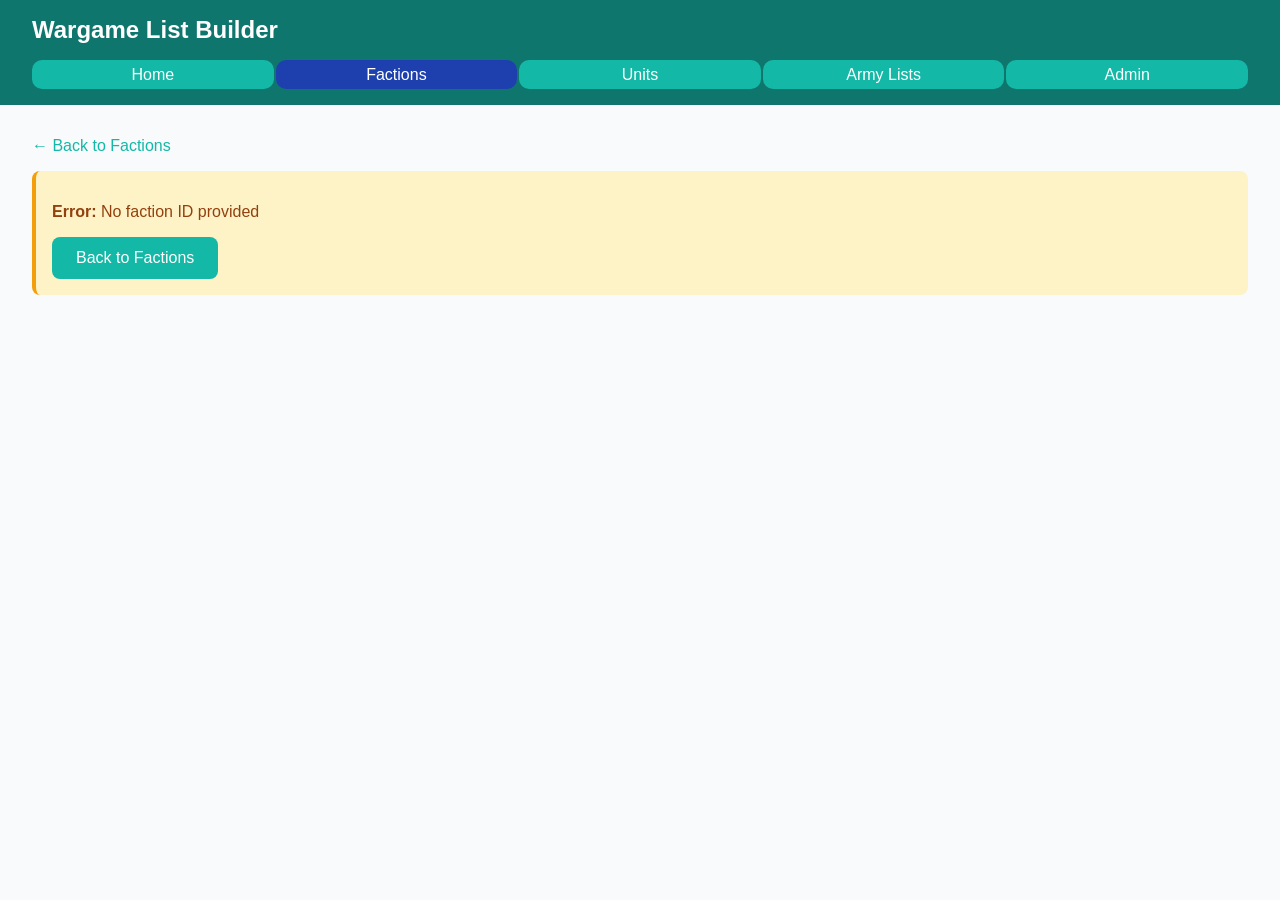
<file: pages/faction-detail.html>
<!DOCTYPE html>
<html lang="en">
<head>
  <meta charset="UTF-8">
  <meta name="viewport" content="width=device-width, initial-scale=1.0">
  <title>Faction Details - Wargame List Builder</title>
  <link rel="stylesheet" href="../css/style.css">
  <script src="../js/main.js"></script>
</head>
<body>
  <header>
    <h1>Wargame List Builder</h1>
    <nav>
      <ul>
        <li><a href="../index.html">Home</a></li>
        <li><a href="factions.html" class="active">Factions</a></li>
        <li><a href="units.html">Units</a></li>
        <li><a href="lists.html">Army Lists</a></li>
        <li><a href="admin.html">Admin</a></li>
      </ul>
    </nav>
  </header>

  <main>
    <div class="breadcrumb">
      <a href="factions.html">← Back to Factions</a>
    </div>

    <div id="loading-message">
      <p>Loading faction details...</p>
    </div>

    <div id="faction-content" style="display: none;">
      <div class="detail-header">
        <h2 id="faction-name">Loading...</h2>
        <p id="faction-subtitle"></p>
        <div class="tags" id="faction-tags">
        </div>
        <p class="description" id="faction-description"></p>
        <div class="header-actions">
          <a class="btn" href="list-builder.html" id="build-list-link">Build Army List</a>
          <a class="btn" href="create-faction.html" id="edit-faction-link">Edit Faction</a>
        </div>
      </div>

      <div class="content-section">
        <h3>Army Rule</h3>
        <div class="info-box" id="army-rule-box">
          <h4 id="army-rule-name">Loading...</h4>
          <p id="army-rule-description"></p>
        </div>
      </div>

      <div class="content-section">
        <h3>Available Detachments</h3>
        <p id="detachments-subtitle">Choose one when building your army list</p>
        <div class="item-list" id="detachments-list">
          <!-- Detachments will be inserted here -->
        </div>
      </div>

      <div class="content-section">
        <h3>Units in this Faction <span id="unit-count">(0 total)</span></h3>
        <div class="table-container">
          <div>
            <label for="filter">Filter by Type</label>
            <input type="text" id="filter" placeholder="Search units...">
          </div>
          <div id="units-table-container">
            <!-- Units table will be inserted here -->
          </div>
        </div>
      </div>
    </div>

    <div id="error-message" style="display: none;">
      <div class="alert alert-warning">
        <p><strong>Error:</strong> <span id="error-text"></span></p>
        <a class="btn" href="factions.html">Back to Factions</a>
      </div>
    </div>
  </main>

  <script>
    let currentFaction = null;
    let factionDetachments = [];
    let factionUnits = [];

    // Get faction ID from URL parameter
    const urlParams = new URLSearchParams(window.location.search);
    const factionId = urlParams.get('id');

    // Load faction data when page loads
    window.addEventListener('DOMContentLoaded', async () => {
      if (!factionId) {
        showError('No faction ID provided');
        return;
      }
      
      await loadFactionDetails();
    });

    async function loadFactionDetails() {
      try {
        // Load faction data
        currentFaction = await getFactionById(factionId);
        
        if (!currentFaction) {
          showError('Faction not found');
          return;
        }

        // Load detachments for this faction
        factionDetachments = await getAllDetachments(factionId);
        
        // Load units for this faction
        factionUnits = await getAllUnits(factionId);

        // Display everything
        displayFaction();
        displayDetachments();
        displayUnits();
        setupUnitFilter();

        // Show content, hide loading
        document.getElementById('loading-message').style.display = 'none';
        document.getElementById('faction-content').style.display = 'block';

      } catch (error) {
        console.error('Error loading faction details:', error);
        showError('Failed to load faction details');
      }
    }

    function displayFaction() {
      document.getElementById('faction-name').textContent = currentFaction.name;
      document.getElementById('faction-subtitle').textContent = currentFaction.description || '';
      document.getElementById('faction-description').textContent = currentFaction.description || 'No description available.';

      // Display tags
      const tagsContainer = document.getElementById('faction-tags');
      if (currentFaction.tags && currentFaction.tags.length > 0) {
        tagsContainer.innerHTML = currentFaction.tags.map(tag => `<span>${tag}</span>`).join('');
      } else {
        tagsContainer.innerHTML = '';
      }

      // Display army rule
      document.getElementById('army-rule-name').textContent = currentFaction.army_rule_name || 'No Army Rule';
      document.getElementById('army-rule-description').textContent = currentFaction.army_rule_description || 'No description available.';

      // Update links
      document.getElementById('build-list-link').href = `list-builder.html?faction_id=${factionId}`;
      document.getElementById('edit-faction-link').href = `create-faction.html?id=${factionId}`;
    }

    function displayDetachments() {
      const container = document.getElementById('detachments-list');
      
      if (!factionDetachments || factionDetachments.length === 0) {
        container.innerHTML = `
          <div class="list-item-box">
            <p>No detachments available for this faction yet.</p>
          </div>
        `;
        return;
      }

      let html = '';
      factionDetachments.forEach(detachment => {
        html += `
          <div class="list-item-box">
            <h4>${detachment.name}</h4>
            <p class="item-label">${detachment.rule_name || 'Special Rule'}</p>
            <p>${detachment.rule_description || 'No description available.'}</p>
          </div>
        `;
      });

      container.innerHTML = html;
    }

    function displayUnits() {
      const container = document.getElementById('units-table-container');
      const unitCount = document.getElementById('unit-count');
      
      unitCount.textContent = `(${factionUnits.length} total)`;

      if (!factionUnits || factionUnits.length === 0) {
        container.innerHTML = `
          <div class="empty-state">
            <h3>No Units Found</h3>
            <p>This faction doesn't have any units yet.</p>
            <a class="btn" href="create-unit.html?faction_id=${factionId}">+ Create Unit</a>
          </div>
        `;
        return;
      }

      renderUnitsTable(factionUnits);
    }

    function renderUnitsTable(units) {
      const container = document.getElementById('units-table-container');

      let tableHTML = `
        <table>
          <thead>
            <tr>
              <th>Unit Name</th>
              <th>Tags</th>
              <th>Points</th>
              <th>Models</th>
              <th>Actions</th>
            </tr>
          </thead>
          <tbody>
      `;

      units.forEach(unit => {
        const tagsHTML = unit.tags && unit.tags.length > 0 
          ? unit.tags.map(tag => `<span>${tag}</span>`).join('')
          : '<span>None</span>';

        tableHTML += `
          <tr>
            <td><strong>${unit.name || 'Unnamed Unit'}</strong></td>
            <td>${tagsHTML}</td>
            <td>${unit.base_cost || 0}</td>
            <td>${unit.base_size || 1}</td>
            <td>
              <a class="btn" href="unit-detail.html?id=${unit.unit_id}">View Details</a>
            </td>
          </tr>
        `;
      });

      tableHTML += `
          </tbody>
        </table>
      `;

      container.innerHTML = tableHTML;
    }

    function setupUnitFilter() {
      const filterInput = document.getElementById('filter');
      filterInput.addEventListener('input', (e) => {
        const searchTerm = e.target.value.toLowerCase();
        
        if (!searchTerm) {
          renderUnitsTable(factionUnits);
          return;
        }

        const filtered = factionUnits.filter(unit => {
          const name = (unit.name || '').toLowerCase();
          const tags = (unit.tags || []).join(' ').toLowerCase();
          
          return name.includes(searchTerm) || tags.includes(searchTerm);
        });

        renderUnitsTable(filtered);
      });
    }

    function showError(message) {
      document.getElementById('loading-message').style.display = 'none';
      document.getElementById('faction-content').style.display = 'none';
      document.getElementById('error-text').textContent = message;
      document.getElementById('error-message').style.display = 'block';
    }
  </script>
</body>
</html>
</file>
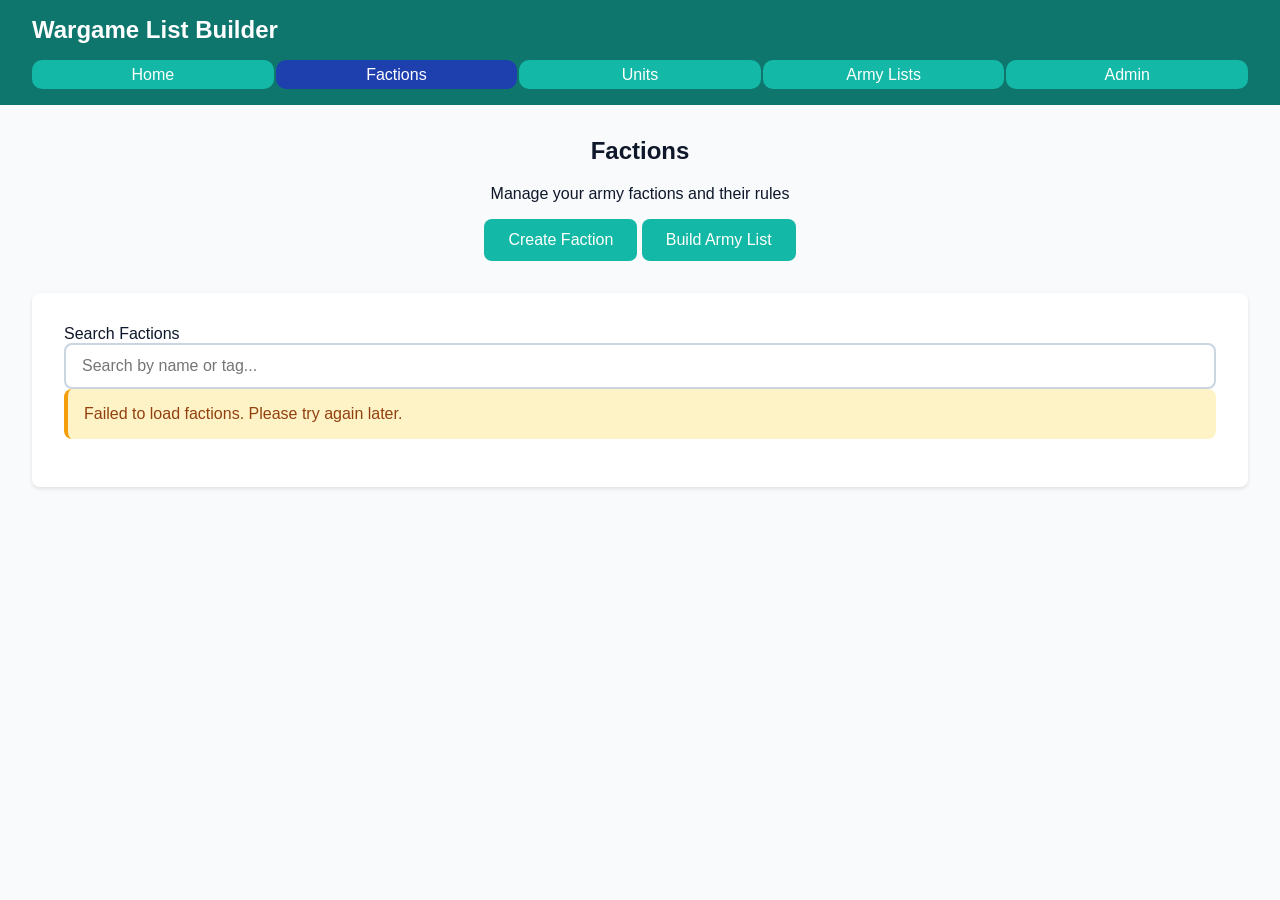
<file: pages/factions.html>
<!DOCTYPE html>
<html lang="en">
<head>
  <meta charset="UTF-8">
  <meta name="viewport" content="width=device-width, initial-scale=1.0">
  <title>Factions - Wargame List Builder</title>
  <link rel="stylesheet" href="../css/style.css">
  <script src="../js/main.js"></script>
</head>

<body>
  <header>
    <h1>Wargame List Builder</h1>
    <nav>
      <ul>
        <li><a href="../index.html">Home</a></li>
        <li><a href="factions.html" class="active">Factions</a></li>
        <li><a href="units.html">Units</a></li>
        <li><a href="lists.html">Army Lists</a></li>
        <li><a href="admin.html">Admin</a></li>
      </ul>
    </nav>
  </header>

  <main>
    <div class="center">
      <div>
        <h2>Factions</h2>
        <p>Manage your army factions and their rules</p>
      </div>
      <div>
        <a class="btn" href="create-faction.html">Create Faction</a>
        <a class="btn" href="list-builder.html">Build Army List</a>
      </div>
    </div>

    <!-- Factions Grid - This will be populated with data later -->
    <div class="table-container">
      <div>
        <label for="search">Search Factions</label>
        <input type="text" id="search" placeholder="Search by name or tag...">
      </div>
      
      <div id="factions-table-container">
        <!-- Table will be inserted here by JavaScript -->
        <p>Loading factions...</p>
      </div>
    </div>

  </main>

<script>
    // Page-specific JavaScript for factions.html
    let allFactions = [];

    // Load factions when page loads
    window.addEventListener('DOMContentLoaded', async () => {
      await loadFactions();
      setupSearch();
    });

    // Store detachments for each faction
    let factionDetachments = {};

    async function loadFactions() {
      try {
        allFactions = await getAllFactions();
        
        // Load detachments for all factions
        const detachmentPromises = allFactions.map(faction => 
          getAllDetachments(faction.faction_id)
            .then(detachments => {
              factionDetachments[faction.faction_id] = detachments || [];
            })
            .catch(error => {
              console.error(`Failed to load detachments for faction ${faction.faction_id}:`, error);
              factionDetachments[faction.faction_id] = [];
            })
        );
        
        await Promise.all(detachmentPromises);
        displayFactions(allFactions);
      } catch (error) {
        displayError('Failed to load factions. Please try again later.', 'factions-table-container');
      }
    }

    function truncateText(text, maxLength) {
      if (!text) return '';
      if (text.length <= maxLength) return text;
      return text.substring(0, maxLength) + '...';
    }

    function formatDetachments(detachments) {
      if (!detachments || detachments.length === 0) {
        return '<span>None</span>';
      }
      
      // Show first 3 detachments
      const displayDetachments = detachments.slice(0, 3);
      let html = displayDetachments.map(d => `<span>${d.name}</span>`).join(' ');
      
      // If more than 3, add "+X more"
      if (detachments.length > 3) {
        const remaining = detachments.length - 3;
        html += ` <span>+${remaining}</span>`;
      }
      
      return html;
    }

    function displayFactions(factions) {
      const container = document.getElementById('factions-table-container');
      
      if (!factions || factions.length === 0) {
        container.innerHTML = `
          <div class="empty-state">
            <h3>No Factions Found</h3>
            <p>Create your first faction to get started!</p>
            <a class="btn" href="create-faction.html">+ Create Faction</a>
          </div>
        `;
        return;
      }

      let tableHTML = `
        <table>
          <thead>
            <tr>
              <th>Faction Name</th>
              <th>Tags</th>
              <th>Army Rule</th>
              <th>Detachments</th>
              <th>Actions</th>
            </tr>
          </thead>
          <tbody>
      `;

      factions.forEach(faction => {
        const tagsHTML = faction.tags && faction.tags.length > 0 
          ? faction.tags.map(tag => `<span>${tag}</span>`).join('')
          : '<span>None</span>';

        const truncatedDescription = truncateText(faction.description, 50);
        const detachments = factionDetachments[faction.faction_id] || [];
        const detachmentsHTML = formatDetachments(detachments);

        tableHTML += `
          <tr>
            <td>
              <strong>${faction.name || 'Unnamed Faction'}</strong>
              <br>
              <small>${truncatedDescription}</small>
            </td>
            <td>${tagsHTML}</td>
            <td>${faction.army_rule_name || 'No army rule'}</td>
            <td>${detachmentsHTML}</td>
            <td>
              <a class="btn" href="faction-detail.html?id=${faction.faction_id}">View Details</a>
              <button class="btn btn-secondary" onclick="deleteFactionConfirm('${faction.faction_id}', '${faction.name}')">Delete</button>
            </td>
          </tr>
        `;
      });

      tableHTML += `
          </tbody>
        </table>
      `;

      container.innerHTML = tableHTML;
    }

    function setupSearch() {
      const searchInput = document.getElementById('search');
      searchInput.addEventListener('input', (e) => {
        const searchTerm = e.target.value.toLowerCase();
        
        if (!searchTerm) {
          displayFactions(allFactions);
          return;
        }

        const filtered = allFactions.filter(faction => {
          const name = (faction.name || '').toLowerCase();
          const description = (faction.description || '').toLowerCase();
          const tags = (faction.tags || []).join(' ').toLowerCase();
          const armyRule = (faction.army_rule_name || '').toLowerCase();
          
          return name.includes(searchTerm) || 
                 description.includes(searchTerm) || 
                 tags.includes(searchTerm) ||
                 armyRule.includes(searchTerm);
        });

        displayFactions(filtered);
      });
    }

    async function deleteFactionConfirm(factionId, factionName) {
      if (confirm(`Are you sure you want to delete "${factionName}"? This cannot be undone.`)) {
        try {
          await deleteFaction(factionId);
          displaySuccess('Faction deleted successfully!');
          await loadFactions(); // Reload the list
        } catch (error) {
          displayError('Failed to delete faction. It may have units or lists associated with it.');
        }
      }
    }
  </script>
</body>
</html>
</file>
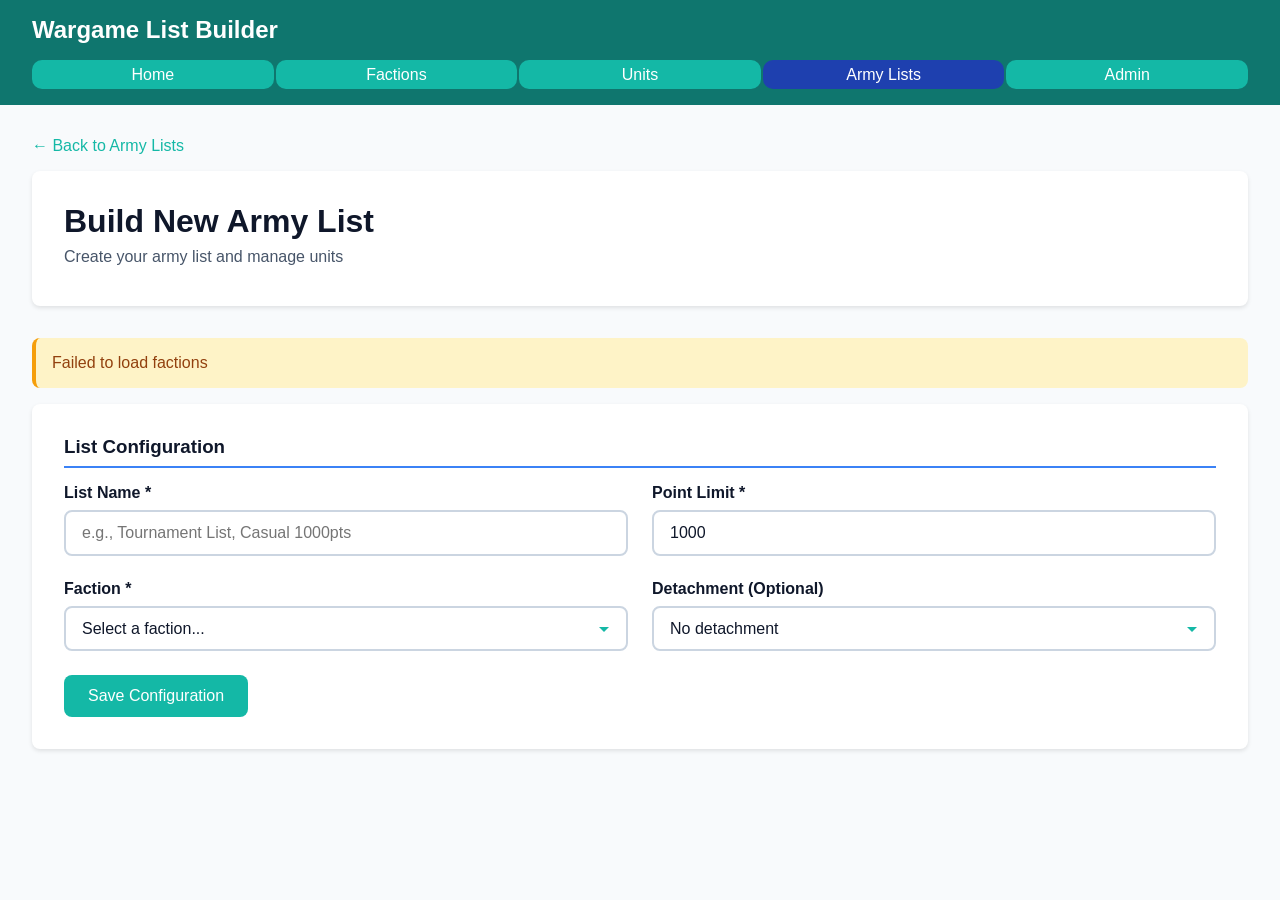
<file: pages/list-builder.html>
<!DOCTYPE html>
<html lang="en">
<head>
  <meta charset="UTF-8">
  <meta name="viewport" content="width=device-width, initial-scale=1.0">
  <title>Army List Builder - Wargame List Builder</title>
  <link rel="stylesheet" href="../css/style.css">
  <script src="../js/main.js"></script>
</head>
<body>
  <header>
    <h1>Wargame List Builder</h1>
    <nav>
      <ul>
        <li><a href="../index.html">Home</a></li>
        <li><a href="factions.html">Factions</a></li>
        <li><a href="units.html">Units</a></li>
        <li><a href="lists.html" class="active">Army Lists</a></li>
        <li><a href="admin.html">Admin</a></li>
      </ul>
    </nav>
  </header>

  <main>
    <div class="breadcrumb">
      <a href="lists.html">← Back to Army Lists</a>
    </div>

    <div id="loading-message" style="display: none;">
      <p>Loading list data...</p>
    </div>

    <div id="builder-container">
      <div class="detail-header">
        <h2 id="page-title">Build New Army List</h2>
        <p id="page-subtitle">Create your army list and manage units</p>
      </div>

      <div id="message-container"></div>

      <!-- List Configuration -->
      <div class="content-section">
        <h3>List Configuration</h3>
        
        <div class="form-grid-2">
          <div class="form-group">
            <label for="list-name">List Name *</label>
            <input type="text" id="list-name" placeholder="e.g., Tournament List, Casual 1000pts" required>
          </div>

          <div class="form-group">
            <label for="point-limit">Point Limit *</label>
            <input type="number" id="point-limit" min="0" value="1000" required>
          </div>
        </div>

        <div class="form-grid-2">
          <div class="form-group">
            <label for="list-faction">Faction *</label>
            <select id="list-faction" required>
              <option value="">Select a faction...</option>
              <!-- Factions will be loaded here -->
            </select>
          </div>

          <div class="form-group">
            <label for="list-detachment">Detachment (Optional)</label>
            <select id="list-detachment">
              <option value="">No detachment</option>
              <!-- Detachments will be loaded based on faction -->
            </select>
          </div>
        </div>

        <button type="button" class="btn" id="save-config-btn">Save Configuration</button>
      </div>

      <!-- Army Summary -->
      <div class="content-section" id="army-summary" style="display: none;">
        <h3>Army Summary</h3>
        <div class="info-box">
          <div class="summary-stats">
            <div class="stat-item">
              <span class="stat-label">Current Points</span>
              <span class="stat-value" id="current-points-display">0</span>
            </div>
            <div class="stat-item">
              <span class="stat-label">Point Limit</span>
              <span class="stat-value" id="point-limit-display">1000</span>
            </div>
            <div class="stat-item">
              <span class="stat-label">Remaining Points</span>
              <span class="stat-value" id="remaining-points-display">1000</span>
            </div>
            <div class="stat-item">
              <span class="stat-label">Total Units</span>
              <span class="stat-value" id="total-units-display">0</span>
            </div>
          </div>
        </div>
      </div>

      <!-- Add Units Section -->
      <div class="content-section" id="add-units-section" style="display: none;">
        <h3>Add Units to List</h3>
        
        <div class="form-grid-2">
          <div>
            <label for="unit-search">Search Units</label>
            <input type="text" id="unit-search" placeholder="Search by name or tags...">
          </div>
          
          <div>
            <label for="unit-tag-filter">Filter by Tag</label>
            <select id="unit-tag-filter">
              <option value="">All Tags</option>
              <option value="Character">Character</option>
              <option value="Battleline">Battleline</option>
              <option value="Infantry">Infantry</option>
              <option value="Vehicle">Vehicle</option>
              <option value="Monster">Monster</option>
            </select>
          </div>
        </div>

        <div id="available-units-container">
          <!-- Available units will be displayed here -->
        </div>
      </div>

      <!-- Current List -->
      <div class="content-section" id="current-list-section" style="display: none;">
        <h3>Units in Your List</h3>
        <div id="current-list-container">
          <p><em>No units added yet. Add units from the section above.</em></p>
        </div>
      </div>

      <!-- Final Actions -->
      <div class="content-section" id="final-actions" style="display: none;">
        <div class="form-actions">
          <button type="button" class="btn" id="save-list-btn">Save Army List</button>
          <button type="button" class="btn btn-secondary" id="validate-list-btn">Validate List</button>
          <a href="lists.html" class="btn btn-secondary">Cancel</a>
        </div>
      </div>
    </div>
  </main>

  <script>
    // State management
    let isEditMode = false;
    let currentListId = null;
    let currentList = null;
    let allFactions = [];
    let allDetachments = [];
    let availableUnits = [];
    let listUnits = []; // Units currently in the list
    let currentPoints = 0;
    let pointLimit = 1000;

    // Get list ID from URL parameter (if editing)
    const urlParams = new URLSearchParams(window.location.search);
    const listId = urlParams.get('id');
    const preselectedFactionId = urlParams.get('faction_id');

    // Initialize
    window.addEventListener('DOMContentLoaded', async () => {
      await loadFactions();
      setupEventListeners();
      
      if (listId) {
        // Edit mode
        isEditMode = true;
        currentListId = listId;
        await loadEditMode();
      } else if (preselectedFactionId) {
        // Create mode with preselected faction
        document.getElementById('list-faction').value = preselectedFactionId;
        await loadDetachmentsForFaction(preselectedFactionId);
      }
    });

    function setupEventListeners() {
      document.getElementById('save-config-btn').addEventListener('click', saveConfiguration);
      document.getElementById('list-faction').addEventListener('change', onFactionChange);
      document.getElementById('unit-search').addEventListener('input', filterUnits);
      document.getElementById('unit-tag-filter').addEventListener('change', filterUnits);
      document.getElementById('save-list-btn').addEventListener('click', saveList);
      document.getElementById('validate-list-btn').addEventListener('click', validateList);
    }

    async function loadFactions() {
      try {
        allFactions = await getAllFactions();
        const select = document.getElementById('list-faction');
        
        allFactions.forEach(faction => {
          const option = document.createElement('option');
          option.value = faction.faction_id;
          option.textContent = faction.name;
          select.appendChild(option);
        });
      } catch (error) {
        console.error('Error loading factions:', error);
        displayError('Failed to load factions', 'message-container');
      }
    }

    async function onFactionChange() {
      const factionId = document.getElementById('list-faction').value;
      if (factionId) {
        await loadDetachmentsForFaction(factionId);
      }
    }

    async function loadDetachmentsForFaction(factionId) {
      try {
        allDetachments = await getAllDetachments(factionId);
        const select = document.getElementById('list-detachment');
        
        // Clear existing options except the first one
        select.innerHTML = '<option value="">No detachment</option>';
        
        allDetachments.forEach(detachment => {
          const option = document.createElement('option');
          option.value = detachment.detachment_id;
          option.textContent = detachment.name;
          select.appendChild(option);
        });
      } catch (error) {
        console.error('Error loading detachments:', error);
      }
    }

    async function loadEditMode() {
      try {
        document.getElementById('loading-message').style.display = 'block';
        document.getElementById('builder-container').style.display = 'none';

        // Update page titles
        document.getElementById('page-title').textContent = 'Edit Army List';
        document.getElementById('page-subtitle').textContent = 'Modify your army list';

        // Load list data
        currentList = await getListById(listId);
        
        if (!currentList) {
          alert('List not found');
          window.location.href = 'lists.html';
          return;
        }

        // Populate configuration
        document.getElementById('list-name').value = currentList.name || '';
        document.getElementById('point-limit').value = currentList.point_limit || 1000;
        document.getElementById('list-faction').value = currentList.faction_id || '';
        
        await loadDetachmentsForFaction(currentList.faction_id);
        
        if (currentList.detachment_id) {
          document.getElementById('list-detachment').value = currentList.detachment_id;
        }

        pointLimit = currentList.point_limit || 1000;
        currentPoints = currentList.current_points || 0;

        // Load existing list units
        listUnits = await getListUnits(listId) || [];
        
        // Load unit details for each list unit
        const unitPromises = listUnits.map(async (listUnit) => {
          const unit = await getUnitById(listUnit.unit_id);
          listUnit.unitData = unit;
        });
        await Promise.all(unitPromises);

        // Show the builder
        document.getElementById('loading-message').style.display = 'none';
        document.getElementById('builder-container').style.display = 'block';

        // Automatically show the add units section
        await saveConfiguration();

      } catch (error) {
        console.error('Error loading list:', error);
        alert('Failed to load list data');
        window.location.href = 'lists.html';
      }
    }

    async function saveConfiguration() {
      const name = document.getElementById('list-name').value;
      const factionId = document.getElementById('list-faction').value;
      const pointLimitInput = document.getElementById('point-limit').value;

      if (!name || !factionId || !pointLimitInput) {
        alert('Please fill in all required fields (List Name, Faction, Point Limit)');
        return;
      }

      pointLimit = parseInt(pointLimitInput);

      // Load units for this faction
      try {
        availableUnits = await getAllUnits(factionId);
        displayAvailableUnits(availableUnits);

        // Show sections
        document.getElementById('army-summary').style.display = 'block';
        document.getElementById('add-units-section').style.display = 'block';
        document.getElementById('current-list-section').style.display = 'block';
        document.getElementById('final-actions').style.display = 'block';

        updateSummary();
        displayCurrentList();

        displaySuccess('Configuration saved! Add units to your list below.', 'message-container');
      } catch (error) {
        console.error('Error loading units:', error);
        displayError('Failed to load units for this faction', 'message-container');
      }
    }

    function displayAvailableUnits(units) {
      const container = document.getElementById('available-units-container');
      
      if (!units || units.length === 0) {
        container.innerHTML = '<p><em>No units available for this faction.</em></p>';
        return;
      }

      let html = '<div class="table-container"><table><thead><tr>';
      html += '<th>Unit Name</th><th>Tags</th><th>Points</th><th>Base Size</th><th>Actions</th>';
      html += '</tr></thead><tbody>';

      units.forEach(unit => {
        const tagsHTML = unit.tags && unit.tags.length > 0 
          ? unit.tags.map(tag => `<span>${tag}</span>`).join('')
          : '<span>None</span>';

        html += `<tr>
          <td><strong>${unit.name}</strong></td>
          <td>${tagsHTML}</td>
          <td>${unit.base_cost} pts</td>
          <td>${unit.base_size} models</td>
          <td>
            <button class="btn btn-add" onclick="addUnitToBuilder('${unit.unit_id}')">+ Add</button>
          </td>
        </tr>`;
      });

      html += '</tbody></table></div>';
      container.innerHTML = html;
    }

    function filterUnits() {
      const searchTerm = document.getElementById('unit-search').value.toLowerCase();
      const tagFilter = document.getElementById('unit-tag-filter').value;

      let filtered = availableUnits;

      // Apply tag filter
      if (tagFilter) {
        filtered = filtered.filter(unit => 
          unit.tags && unit.tags.includes(tagFilter)
        );
      }

      // Apply search filter
      if (searchTerm) {
        filtered = filtered.filter(unit => {
          const name = (unit.name || '').toLowerCase();
          const tags = (unit.tags || []).join(' ').toLowerCase();
          return name.includes(searchTerm) || tags.includes(searchTerm);
        });
      }

      displayAvailableUnits(filtered);
    }

    async function addUnitToBuilder(unitId) {
      try {
        const unit = availableUnits.find(u => u.unit_id === unitId);
        if (!unit) return;

        // Check if adding would exceed point limit
        const unitCost = unit.base_cost;
        if (currentPoints + unitCost > pointLimit) {
          alert(`Cannot add unit: would exceed point limit (${currentPoints + unitCost}/${pointLimit})`);
          return;
        }

        // Create list unit entry
        const listUnit = {
          list_unit_id: null, // Will be assigned when saved
          list_id: currentListId,
          unit_id: unitId,
          quantity: unit.base_size,
          is_warlord: false,
          custom_name: null,
          custom_image_url: null,
          unitData: unit
        };

        listUnits.push(listUnit);
        currentPoints += unitCost;

        updateSummary();
        displayCurrentList();
        
        displaySuccess(`Added ${unit.name} to list!`, 'message-container');
      } catch (error) {
        console.error('Error adding unit:', error);
        displayError('Failed to add unit to list', 'message-container');
      }
    }

    function displayCurrentList() {
      const container = document.getElementById('current-list-container');
      
      if (listUnits.length === 0) {
        container.innerHTML = '<p><em>No units added yet. Add units from the section above.</em></p>';
        return;
      }

      let html = '<div class="table-container"><table><thead><tr>';
      html += '<th>Unit Name</th><th>Quantity</th><th>Points</th><th>Warlord</th><th>Actions</th>';
      html += '</tr></thead><tbody>';

      listUnits.forEach((listUnit, index) => {
        const unit = listUnit.unitData;
        const points = unit.base_cost + (unit.cost_per_model * (listUnit.quantity - unit.base_size));
        const warlordChecked = listUnit.is_warlord ? 'checked' : '';

        html += `<tr>
          <td>
            <strong>${listUnit.custom_name || unit.name}</strong>
            <br><small><a href="#" onclick="editUnitName(${index}); return false;">Edit name</a></small>
          </td>
          <td>
            <input type="number" value="${listUnit.quantity}" min="${unit.base_size}" 
                   onchange="updateUnitQuantity(${index}, this.value)" 
                   style="width: 80px;">
          </td>
          <td>${points} pts</td>
          <td>
            <input type="checkbox" ${warlordChecked} 
                   onchange="toggleWarlord(${index}, this.checked)">
          </td>
          <td>
            <button class="btn btn-secondary" onclick="removeUnitFromListLocal(${index})">Remove</button>
          </td>
        </tr>`;
      });

      html += '</tbody></table></div>';
      container.innerHTML = html;
    }

    function editUnitName(index) {
      const listUnit = listUnits[index];
      const newName = prompt('Enter custom unit name:', listUnit.custom_name || listUnit.unitData.name);
      if (newName !== null) {
        listUnit.custom_name = newName;
        displayCurrentList();
      }
    }

    function updateUnitQuantity(index, newQuantity) {
      const listUnit = listUnits[index];
      const unit = listUnit.unitData;
      const oldQuantity = listUnit.quantity;
      const newQty = parseInt(newQuantity);

      if (newQty < unit.base_size) {
        alert(`Quantity cannot be less than base size (${unit.base_size})`);
        displayCurrentList();
        return;
      }

      // Calculate point difference
      const oldPoints = unit.base_cost + (unit.cost_per_model * (oldQuantity - unit.base_size));
      const newPoints = unit.base_cost + (unit.cost_per_model * (newQty - unit.base_size));
      const pointDiff = newPoints - oldPoints;

      if (currentPoints + pointDiff > pointLimit) {
        alert(`Cannot update quantity: would exceed point limit`);
        displayCurrentList();
        return;
      }

      listUnit.quantity = newQty;
      currentPoints += pointDiff;
      
      updateSummary();
      displayCurrentList();
    }

    function toggleWarlord(index, isWarlord) {
      // Only one warlord allowed
      if (isWarlord) {
        listUnits.forEach((lu, i) => {
          if (i !== index) lu.is_warlord = false;
        });
      }
      listUnits[index].is_warlord = isWarlord;
      displayCurrentList();
    }

    function removeUnitFromListLocal(index) {
      const listUnit = listUnits[index];
      const unit = listUnit.unitData;
      const points = unit.base_cost + (unit.cost_per_model * (listUnit.quantity - unit.base_size));
      
      if (confirm(`Remove ${unit.name} from list?`)) {
        listUnits.splice(index, 1);
        currentPoints -= points;
        updateSummary();
        displayCurrentList();
      }
    }

    function updateSummary() {
      const remaining = pointLimit - currentPoints;
      
      document.getElementById('current-points-display').textContent = `${currentPoints} pts`;
      document.getElementById('point-limit-display').textContent = `${pointLimit} pts`;
      document.getElementById('remaining-points-display').textContent = `${remaining} pts`;
      document.getElementById('total-units-display').textContent = listUnits.length;
      
      // Color code remaining points
      const remainingEl = document.getElementById('remaining-points-display');
      if (remaining < 0) {
        remainingEl.style.color = 'red';
      } else if (remaining === 0) {
        remainingEl.style.color = 'green';
      } else {
        remainingEl.style.color = 'var(--text-primary)';
      }
    }

    function validateList() {
      const errors = [];
      
      // Check point limit
      if (currentPoints > pointLimit) {
        errors.push(`List exceeds point limit by ${currentPoints - pointLimit} points`);
      }
      
      // Check if list has units
      if (listUnits.length === 0) {
        errors.push('List has no units');
      }

      if (errors.length > 0) {
        alert('List Validation Failed:\n\n' + errors.join('\n'));
        return false;
      } else {
        alert('List is valid! ✓');
        return true;
      }
    }

    async function saveList() {
      const name = document.getElementById('list-name').value;
      const factionId = document.getElementById('list-faction').value;
      const detachmentId = document.getElementById('list-detachment').value || null;

      if (!name || !factionId) {
        alert('Please fill in list name and faction');
        return;
      }

      try {
        const messageContainer = document.getElementById('message-container');
        messageContainer.innerHTML = `<div class="alert alert-info"><p>${isEditMode ? 'Updating' : 'Saving'} list...</p></div>`;

        // Validate list
        const isValid = currentPoints <= pointLimit && listUnits.length > 0;

        // Create/update list
        const listData = {
          name: name,
          faction_id: factionId,
          detachment_id: detachmentId,
          point_limit: pointLimit,
          current_points: currentPoints,
          is_valid: isValid
        };

        let resultListId;

        if (isEditMode) {
          listData.list_id = currentListId;
          listData.created_at = currentList.created_at;
          await updateList(currentListId, listData);
          resultListId = currentListId;
          console.log('List updated');
        } else {
          const result = await createList(listData);
          resultListId = result.list_id;
          currentListId = resultListId;
          console.log('List created:', result);
        }

        // Delete all existing list units if editing
        if (isEditMode) {
          const existingListUnits = await getListUnits(resultListId);
          if (existingListUnits && existingListUnits.length > 0) {
            const deletePromises = existingListUnits.map(lu => removeUnitFromList(lu.list_unit_id));
            await Promise.all(deletePromises);
          }
        }

        // Add all units
        console.log('Adding units to list. listUnits:', listUnits);
        const addPromises = listUnits.map(listUnit => {
          const data = {
            list_id: resultListId,
            unit_id: listUnit.unit_id,
            quantity: listUnit.quantity,
            is_warlord: listUnit.is_warlord,
            custom_name: listUnit.custom_name,
            custom_image_url: listUnit.custom_image_url
          };
          console.log('Adding unit to list:', data);
          return addUnitToList(data);
        });

        await Promise.all(addPromises);
        console.log('All units added to list successfully');

        // Success!
        messageContainer.innerHTML = `
          <div class="alert alert-success">
            <p><strong>Success!</strong> List "${name}" ${isEditMode ? 'updated' : 'saved'} successfully!</p>
          </div>
        `;

        // Redirect after 2 seconds
        setTimeout(() => {
          window.location.href = `list-detail.html?id=${resultListId}`;
        }, 2000);

      } catch (error) {
        console.error('Error saving list:', error);
        displayError('Failed to save list: ' + error.message, 'message-container');
      }
    }
  </script>
</body>
</html>
</file>
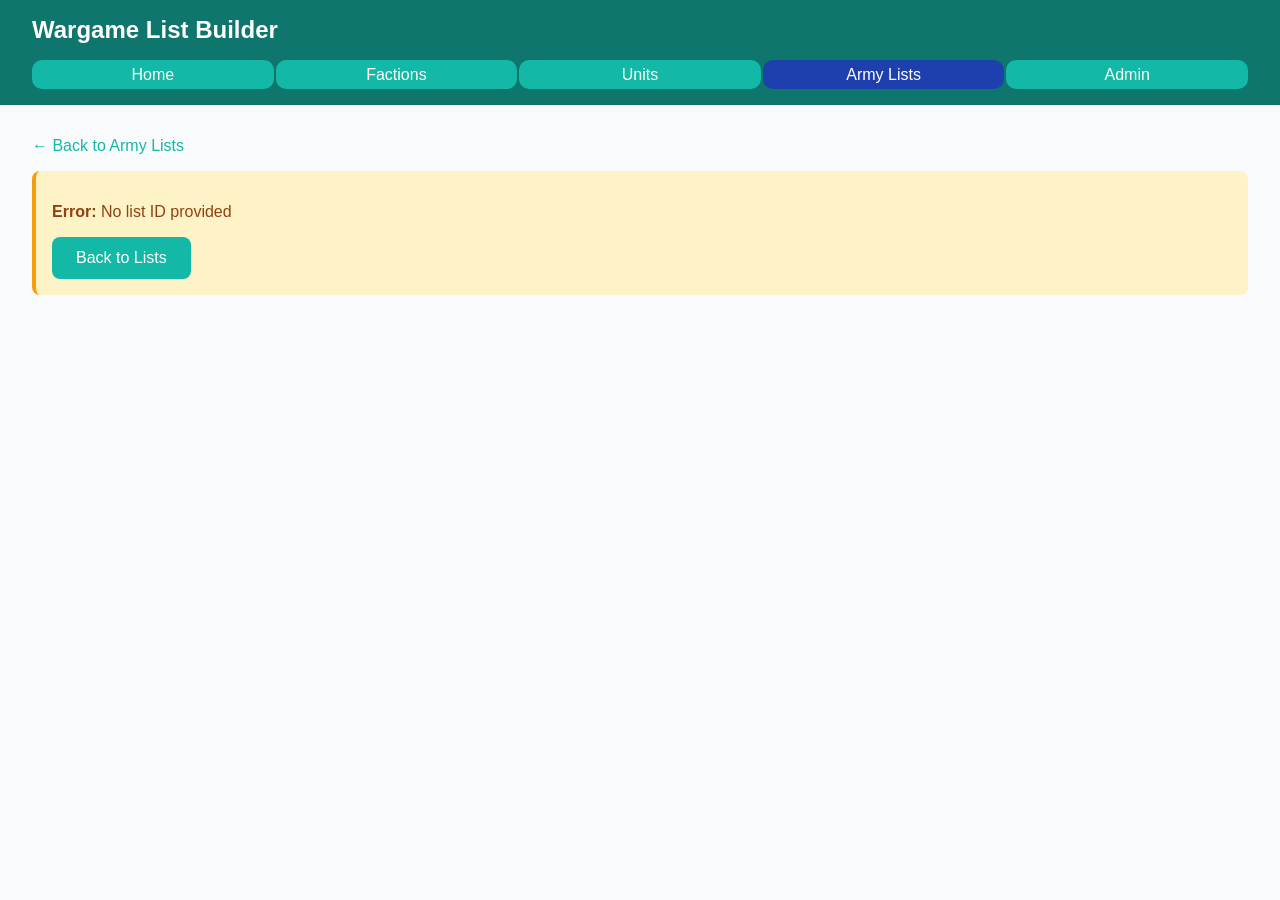
<file: pages/list-detail.html>
<!DOCTYPE html>
<html lang="en">
<head>
  <meta charset="UTF-8">
  <meta name="viewport" content="width=device-width, initial-scale=1.0">
  <title>Army List Details - Wargame List Builder</title>
  <link rel="stylesheet" href="../css/style.css">
  <script src="../js/main.js"></script>
</head>
<body>
  <header>
    <h1>Wargame List Builder</h1>
    <nav>
      <ul>
        <li><a href="../index.html">Home</a></li>
        <li><a href="factions.html">Factions</a></li>
        <li><a href="units.html">Units</a></li>
        <li><a href="lists.html" class="active">Army Lists</a></li>
        <li><a href="admin.html">Admin</a></li>
      </ul>
    </nav>
  </header>

  <main>
    <div class="breadcrumb">
      <a href="lists.html">← Back to Army Lists</a>
    </div>

    <div id="loading-message">
      <p>Loading army list...</p>
    </div>

    <div id="list-content" style="display: none;">
      <div class="detail-header">
        <h2 id="list-name">Loading...</h2>
        <p id="list-subtitle"></p>
        <div class="header-actions">
          <a class="btn" href="list-builder.html" id="edit-list-link">Edit List</a>
          <button class="btn btn-secondary" onclick="printList()">Print List</button>
        </div>
      </div>

      <!-- Army Summary -->
      <div class="content-section">
        <h3>Army Summary</h3>
        <div class="info-box">
          <div class="summary-stats">
            <div class="stat-item">
              <span class="stat-label">Faction</span>
              <span class="stat-value" id="faction-name">-</span>
            </div>
            <div class="stat-item">
              <span class="stat-label">Detachment</span>
              <span class="stat-value" id="detachment-name">-</span>
            </div>
            <div class="stat-item">
              <span class="stat-label">Point Limit</span>
              <span class="stat-value" id="point-limit">-</span>
            </div>
            <div class="stat-item">
              <span class="stat-label">Current Points</span>
              <span class="stat-value" id="current-points">-</span>
            </div>
            <div class="stat-item">
              <span class="stat-label">Total Units</span>
              <span class="stat-value" id="total-units">-</span>
            </div>
            <div class="stat-item">
              <span class="stat-label">List Status</span>
              <span class="stat-value" id="list-valid">-</span>
            </div>
          </div>
        </div>
      </div>

      <!-- Army Rules -->
      <div class="content-section" id="army-rules-section">
        <h3>Army Rules</h3>
        <div class="info-box">
          <h4 id="army-rule-name">-</h4>
          <p id="army-rule-description">-</p>
        </div>
        <div class="info-box" id="detachment-rule-box" style="display: none;">
          <h4 id="detachment-rule-name">-</h4>
          <p id="detachment-rule-description">-</p>
        </div>
      </div>

      <!-- Units in List -->
      <div class="content-section">
        <h3>Units in Army List</h3>
        <div id="units-container">
          <!-- Units will be organized by type here -->
        </div>
      </div>
    </div>

    <div id="error-message" style="display: none;">
      <div class="alert alert-warning">
        <p><strong>Error:</strong> <span id="error-text"></span></p>
        <a class="btn" href="lists.html">Back to Lists</a>
      </div>
    </div>
  </main>

  <script>
    let currentList = null;
    let currentFaction = null;
    let currentDetachment = null;
    let listUnits = [];
    let unitsData = {}; // Map unit_id to unit data

    // Get list ID from URL parameter
    const urlParams = new URLSearchParams(window.location.search);
    const listId = urlParams.get('id');

    // Load list data when page loads
    window.addEventListener('DOMContentLoaded', async () => {
      if (!listId) {
        showError('No list ID provided');
        return;
      }
      
      await loadListDetails();
    });

    async function loadListDetails() {
      try {
        console.log('Loading list details for list ID:', listId);
        
        // Load list data
        currentList = await getListById(listId);
        console.log('Current list loaded:', currentList);
        
        if (!currentList) {
          showError('List not found');
          return;
        }

        // Load faction
        if (currentList.faction_id) {
          try {
            currentFaction = await getFactionById(currentList.faction_id);
            console.log('Faction loaded:', currentFaction);
          } catch (error) {
            console.error('Error loading faction:', error);
          }
        }

        // Load detachment
        if (currentList.detachment_id) {
          try {
            currentDetachment = await getDetachmentById(currentList.detachment_id);
            console.log('Detachment loaded:', currentDetachment);
          } catch (error) {
            console.error('Error loading detachment:', error);
          }
        }

        // Load list units
        console.log('Loading list units for list:', listId);
        listUnits = await getListUnits(listId) || [];
        console.log('List units loaded:', listUnits);
        console.log('Number of units:', listUnits.length);

        // Load unit details for each list unit
        const unitPromises = listUnits.map(async (listUnit) => {
          try {
            console.log('Loading unit data for unit_id:', listUnit.unit_id);
            const unit = await getUnitById(listUnit.unit_id);
            console.log('Unit loaded:', unit);
            unitsData[listUnit.unit_id] = unit;
          } catch (error) {
            console.error(`Error loading unit ${listUnit.unit_id}:`, error);
          }
        });
        
        await Promise.all(unitPromises);
        console.log('All units data loaded:', unitsData);

        // Display everything
        displayListHeader();
        displayArmySummary();
        displayArmyRules();
        displayUnits();

        // Show content, hide loading
        document.getElementById('loading-message').style.display = 'none';
        document.getElementById('list-content').style.display = 'block';

      } catch (error) {
        console.error('Error loading list details:', error);
        showError('Failed to load list details');
      }
    }

    function displayListHeader() {
      document.getElementById('list-name').textContent = currentList.name || 'Unnamed List';
      const factionName = currentFaction ? currentFaction.name : 'Unknown Faction';
      document.getElementById('list-subtitle').textContent = `${factionName} Army List`;
      
      // Update edit link
      document.getElementById('edit-list-link').href = `list-builder.html?id=${listId}`;
    }

    function displayArmySummary() {
      document.getElementById('faction-name').textContent = currentFaction ? currentFaction.name : 'Unknown';
      document.getElementById('detachment-name').textContent = currentDetachment ? currentDetachment.name : 'None';
      document.getElementById('point-limit').textContent = `${currentList.point_limit || 0} pts`;
      document.getElementById('current-points').textContent = `${currentList.current_points || 0} pts`;
      document.getElementById('total-units').textContent = listUnits.length;
      
      const validText = currentList.is_valid ? '✓ Valid' : '✗ Invalid';
      const validColor = currentList.is_valid ? 'green' : 'red';
      document.getElementById('list-valid').innerHTML = `<span style="color: ${validColor};">${validText}</span>`;
    }

    function displayArmyRules() {
      if (currentFaction) {
        document.getElementById('army-rule-name').textContent = currentFaction.army_rule_name || 'No Army Rule';
        document.getElementById('army-rule-description').textContent = currentFaction.army_rule_description || 'No description available.';
      }

      if (currentDetachment) {
        document.getElementById('detachment-rule-name').textContent = currentDetachment.rule_name || 'Detachment Rule';
        document.getElementById('detachment-rule-description').textContent = currentDetachment.rule_description || 'No description available.';
        document.getElementById('detachment-rule-box').style.display = 'block';
      }
    }

    function displayUnits() {
      const container = document.getElementById('units-container');
      
      console.log('displayUnits called');
      console.log('listUnits:', listUnits);
      console.log('unitsData:', unitsData);
      
      if (!listUnits || listUnits.length === 0) {
        console.log('No list units found, showing empty state');
        container.innerHTML = `
          <div class="empty-state">
            <p>No units in this list yet.</p>
            <a class="btn" href="list-builder.html?id=${listId}">Add Units</a>
          </div>
        `;
        return;
      }

      // Organize units by tags/type
      const unitsByType = {
        'Characters': [],
        'Battleline': [],
        'Other Infantry': [],
        'Vehicles': [],
        'Other': []
      };

      listUnits.forEach(listUnit => {
        const unit = unitsData[listUnit.unit_id];
        if (!unit) return;

        const tags = unit.tags || [];
        const unitInfo = { listUnit, unit };

        if (tags.includes('Character')) {
          unitsByType['Characters'].push(unitInfo);
        } else if (tags.includes('Battleline')) {
          unitsByType['Battleline'].push(unitInfo);
        } else if (tags.includes('Infantry')) {
          unitsByType['Other Infantry'].push(unitInfo);
        } else if (tags.includes('Vehicle')) {
          unitsByType['Vehicles'].push(unitInfo);
        } else {
          unitsByType['Other'].push(unitInfo);
        }
      });

      let html = '';

      // Display each category
      Object.keys(unitsByType).forEach(category => {
        const units = unitsByType[category];
        if (units.length === 0) return;

        html += `<h4>${category} (${units.length})</h4>`;
        html += '<div class="table-container"><table><thead><tr>';
        html += '<th>Image</th><th>Unit Name</th><th>Size</th><th>Points</th><th>Warlord</th><th>Actions</th>';
        html += '</tr></thead><tbody>';

        units.forEach(({ listUnit, unit }) => {
          const displayName = listUnit.custom_name || unit.name;
          const imageUrl = listUnit.custom_image_url || unit.image_url;
          const warlordBadge = listUnit.is_warlord ? '<span style="color: gold;">★ Warlord</span>' : '';
          const points = unit.base_cost + (unit.cost_per_model * (listUnit.quantity - unit.base_size));
          
          html += `<tr>
            <td>${imageUrl ? `<img src="${imageUrl}" class="unit-image" alt="${displayName}">` : '-'}</td>
            <td><strong>${displayName}</strong></td>
            <td>${listUnit.quantity || unit.base_size} models</td>
            <td>${points} pts</td>
            <td>${warlordBadge}</td>
            <td>
              <a class="btn" href="unit-detail.html?id=${unit.unit_id}">View Unit</a>
            </td>
          </tr>`;
        });

        html += '</tbody></table></div>';
      });

      container.innerHTML = html;
    }

    function printList() {
      window.print();
    }

    function showError(message) {
      document.getElementById('loading-message').style.display = 'none';
      document.getElementById('list-content').style.display = 'none';
      document.getElementById('error-text').textContent = message;
      document.getElementById('error-message').style.display = 'block';
    }
  </script>

  <style>
    /* Print styles */
    @media print {
      header, nav, .breadcrumb, .header-actions {
        display: none;
      }
      
      body {
        background: white;
      }
      
      .content-section {
        page-break-inside: avoid;
        box-shadow: none;
        border: 1px solid #ddd;
      }
    }
  </style>
</body>
</html>
</file>
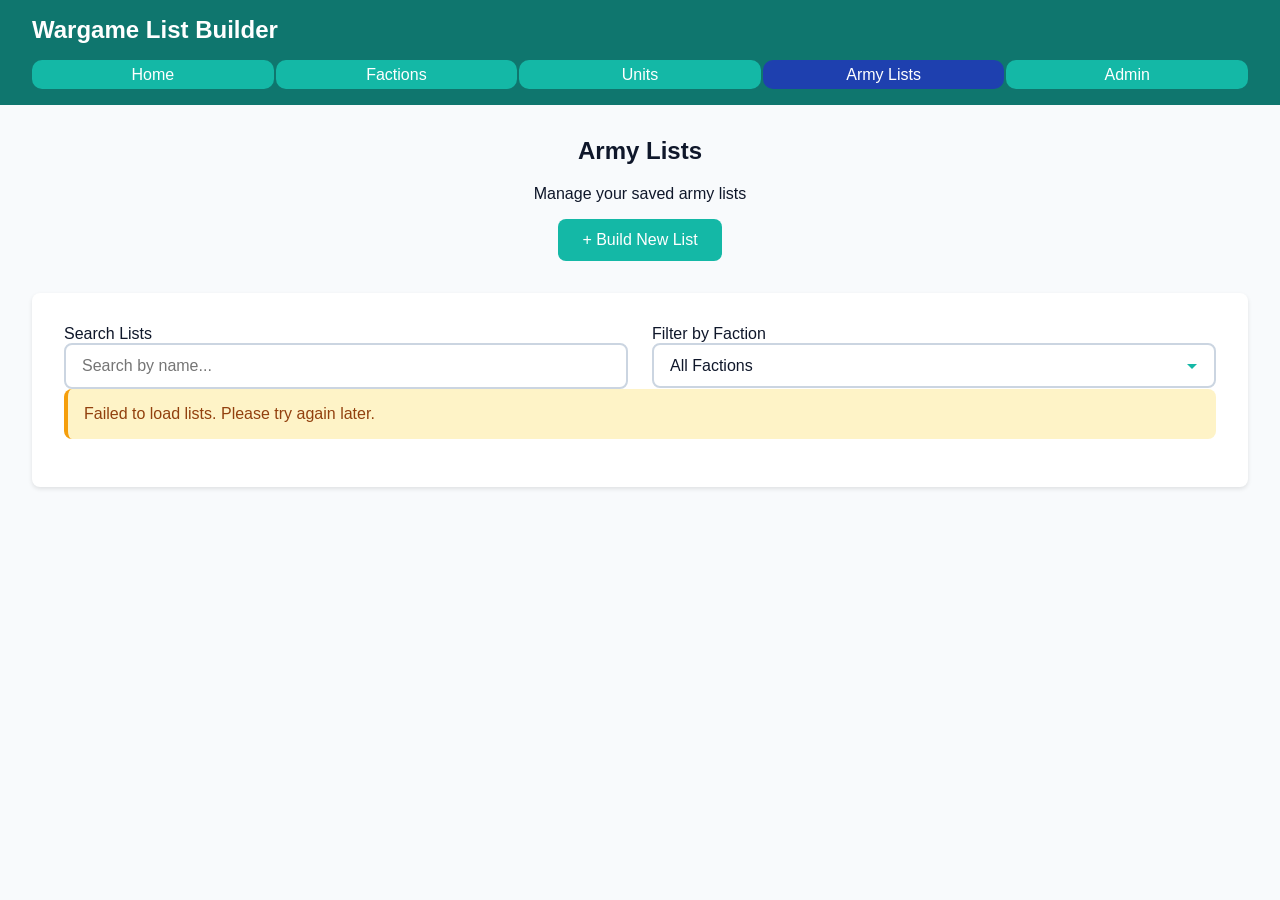
<file: pages/lists.html>
<!DOCTYPE html>
<html lang="en">
<head>
  <meta charset="UTF-8">
  <meta name="viewport" content="width=device-width, initial-scale=1.0">
  <title>Army Lists - Wargame List Builder</title>
  <link rel="stylesheet" href="../css/style.css">
  <script src="../js/main.js"></script>
</head>
<body>
  <header>
    <h1>Wargame List Builder</h1>
    <nav>
      <ul>
        <li><a href="../index.html">Home</a></li>
        <li><a href="factions.html">Factions</a></li>
        <li><a href="units.html">Units</a></li>
        <li><a href="lists.html" class="active">Army Lists</a></li>
        <li><a href="admin.html">Admin</a></li>
      </ul>
    </nav>
  </header>

  <main>
    <div class="center">
      <div>
        <h2>Army Lists</h2>
        <p>Manage your saved army lists</p>
      </div>
      <div>
        <a class="btn" href="list-builder.html">+ Build New List</a>
      </div>
    </div>

    <div class="table-container">
      <div class="form-grid-2">
        <div>
          <label for="search">Search Lists</label>
          <input type="text" id="search" placeholder="Search by name...">
        </div>
        
        <div>
          <label for="faction-filter">Filter by Faction</label>
          <select id="faction-filter">
            <option value="">All Factions</option>
            <!-- Factions will be loaded here -->
          </select>
        </div>
      </div>
      
      <div id="lists-table-container">
        <!-- Table will be inserted here by JavaScript -->
        <p>Loading lists...</p>
      </div>
    </div>
  </main>

  <script>
    // Page-specific JavaScript for lists.html
    let allLists = [];
    let allFactions = [];
    let factionMap = {}; // Map faction_id to faction name

    // Load lists when page loads
    window.addEventListener('DOMContentLoaded', async () => {
      await loadFactions();
      await loadLists();
      setupFilters();
    });

    async function loadFactions() {
      try {
        allFactions = await getAllFactions();
        
        // Create faction map for quick lookup
        allFactions.forEach(faction => {
          factionMap[faction.faction_id] = faction.name;
        });

        // Populate faction filter dropdown
        const select = document.getElementById('faction-filter');
        allFactions.forEach(faction => {
          const option = document.createElement('option');
          option.value = faction.faction_id;
          option.textContent = faction.name;
          select.appendChild(option);
        });
      } catch (error) {
        console.error('Error loading factions:', error);
      }
    }

    async function loadLists() {
      try {
        allLists = await getAllLists();
        
        // Load unit counts for each list
        const listPromises = allLists.map(async (list) => {
          try {
            const listUnits = await getListUnits(list.list_id);
            list.unit_count = listUnits ? listUnits.length : 0;
          } catch (error) {
            console.error(`Error loading units for list ${list.list_id}:`, error);
            list.unit_count = 0;
          }
        });
        
        await Promise.all(listPromises);
        displayLists(allLists);
      } catch (error) {
        displayError('Failed to load lists. Please try again later.', 'lists-table-container');
      }
    }

    function displayLists(lists) {
      const container = document.getElementById('lists-table-container');
      
      if (!lists || lists.length === 0) {
        container.innerHTML = `
          <div class="empty-state">
            <h3>No Army Lists Found</h3>
            <p>Build your first army list to get started!</p>
            <a class="btn" href="list-builder.html">+ Build New List</a>
          </div>
        `;
        return;
      }

      let tableHTML = `
        <table>
          <thead>
            <tr>
              <th>List Name</th>
              <th>Faction</th>
              <th>Point Limit</th>
              <th>Current Points</th>
              <th>Total Units</th>
              <th>Valid</th>
              <th>Actions</th>
            </tr>
          </thead>
          <tbody>
      `;

      lists.forEach(list => {
        const factionName = factionMap[list.faction_id] || 'Unknown Faction';
        const validBadge = list.is_valid 
          ? '<span style="color: green;">✓ Valid</span>' 
          : '<span style="color: red;">✗ Invalid</span>';

        tableHTML += `
          <tr>
            <td><strong>${list.name || 'Unnamed List'}</strong></td>
            <td>${factionName}</td>
            <td>${list.point_limit || 1000}</td>
            <td>${list.current_points || 0}</td>
            <td>${list.unit_count || 0}</td>
            <td>${validBadge}</td>
            <td>
              <a class="btn" href="list-detail.html?id=${list.list_id}">View Details</a>
              <a class="btn btn-secondary" href="list-builder.html?id=${list.list_id}">Edit</a>
              <button class="btn btn-secondary" onclick="deleteListConfirm('${list.list_id}', '${list.name}')">Delete</button>
            </td>
          </tr>
        `;
      });

      tableHTML += `
          </tbody>
        </table>
      `;

      container.innerHTML = tableHTML;
    }

    function setupFilters() {
      const searchInput = document.getElementById('search');
      const factionFilter = document.getElementById('faction-filter');

      searchInput.addEventListener('input', applyFilters);
      factionFilter.addEventListener('change', applyFilters);
    }

    function applyFilters() {
      const searchTerm = document.getElementById('search').value.toLowerCase();
      const selectedFaction = document.getElementById('faction-filter').value;

      let filtered = allLists;

      // Apply faction filter
      if (selectedFaction) {
        filtered = filtered.filter(list => list.faction_id === selectedFaction);
      }

      // Apply search filter
      if (searchTerm) {
        filtered = filtered.filter(list => {
          const name = (list.name || '').toLowerCase();
          const factionName = (factionMap[list.faction_id] || '').toLowerCase();
          
          return name.includes(searchTerm) || factionName.includes(searchTerm);
        });
      }

      displayLists(filtered);
    }

    async function deleteListConfirm(listId, listName) {
      if (confirm(`Are you sure you want to delete "${listName}"? This cannot be undone.`)) {
        try {
          // Delete all list units first
          const listUnits = await getListUnits(listId);
          if (listUnits && listUnits.length > 0) {
            const deletePromises = listUnits.map(lu => removeUnitFromList(lu.list_unit_id));
            await Promise.all(deletePromises);
          }
          
          // Then delete the list
          await deleteList(listId);
          displaySuccess('List deleted successfully!');
          await loadLists(); // Reload the list
        } catch (error) {
          displayError('Failed to delete list.');
        }
      }
    }
  </script>
</body>
</html>
</file>
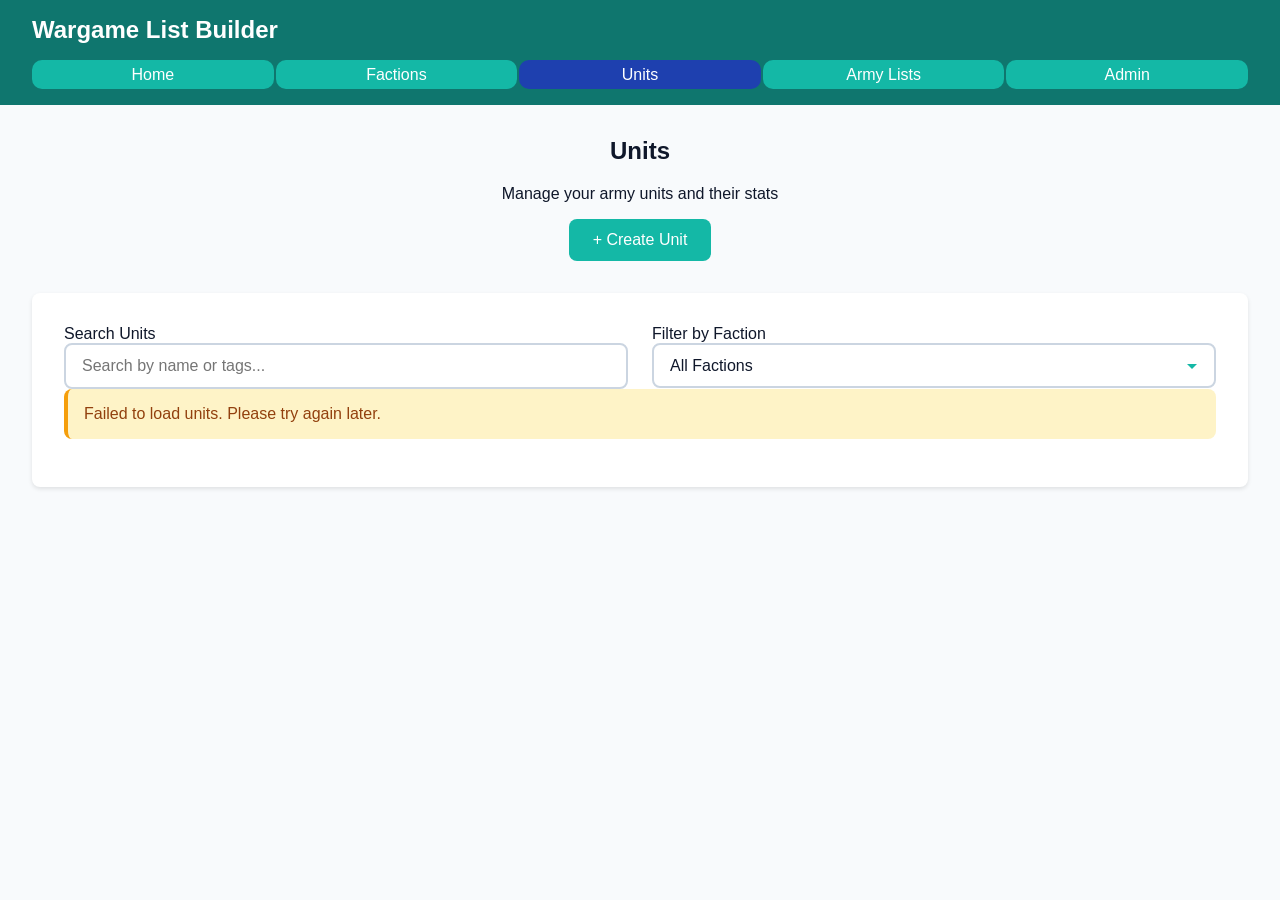
<file: pages/units.html>
<!DOCTYPE html>
<html lang="en">
<head>
  <meta charset="UTF-8">
  <meta name="viewport" content="width=device-width, initial-scale=1.0">
  <title>Units - Wargame List Builder</title>
  <link rel="stylesheet" href="../css/style.css">
  <script src="../js/main.js"></script>
</head>
<body>
  <header>
    <h1>Wargame List Builder</h1>
    <nav>
      <ul>
        <li><a href="../index.html">Home</a></li>
        <li><a href="factions.html">Factions</a></li>
        <li><a href="units.html" class="active">Units</a></li>
        <li><a href="lists.html">Army Lists</a></li>
        <li><a href="admin.html">Admin</a></li>
      </ul>
    </nav>
  </header>

  <main>
    <div class="center">
      <div>
        <h2>Units</h2>
        <p>Manage your army units and their stats</p>
      </div>
      <div>
        <a class="btn" href="create-unit.html">+ Create Unit</a>
      </div>
    </div>

    <div class="table-container">
      <div class="form-grid-2">
        <div>
          <label for="search">Search Units</label>
          <input type="text" id="search" placeholder="Search by name or tags...">
        </div>
        
        <div>
          <label for="faction-filter">Filter by Faction</label>
          <select id="faction-filter">
            <option value="">All Factions</option>
            <!-- Factions will be loaded here -->
          </select>
        </div>
      </div>
      
      <div id="units-table-container">
        <!-- Table will be inserted here by JavaScript -->
        <p>Loading units...</p>
      </div>
    </div>
  </main>

  <script>
    // Page-specific JavaScript for units.html
    let allUnits = [];
    let allFactions = [];
    let factionMap = {}; // Map faction_id to faction name

    // Load units when page loads
    window.addEventListener('DOMContentLoaded', async () => {
      await loadFactions();
      await loadUnits();
      setupFilters();
    });

    async function loadFactions() {
      try {
        allFactions = await getAllFactions();
        
        // Create faction map for quick lookup
        allFactions.forEach(faction => {
          factionMap[faction.faction_id] = faction.name;
        });

        // Populate faction filter dropdown
        const select = document.getElementById('faction-filter');
        allFactions.forEach(faction => {
          const option = document.createElement('option');
          option.value = faction.faction_id;
          option.textContent = faction.name;
          select.appendChild(option);
        });
      } catch (error) {
        console.error('Error loading factions:', error);
      }
    }

    async function loadUnits() {
      try {
        allUnits = await getAllUnits();
        displayUnits(allUnits);
      } catch (error) {
        displayError('Failed to load units. Please try again later.', 'units-table-container');
      }
    }

    function displayUnits(units) {
      const container = document.getElementById('units-table-container');
      
      if (!units || units.length === 0) {
        container.innerHTML = `
          <div class="empty-state">
            <h3>No Units Found</h3>
            <p>Create your first unit to get started!</p>
            <a class="btn" href="create-unit.html">+ Create Unit</a>
          </div>
        `;
        return;
      }

      let tableHTML = `
        <table>
          <thead>
            <tr>
              <th>Unit Name</th>
              <th>Faction</th>
              <th>Tags</th>
              <th>Points</th>
              <th>Models</th>
              <th>Actions</th>
            </tr>
          </thead>
          <tbody>
      `;

      units.forEach(unit => {
        const tagsHTML = unit.tags && unit.tags.length > 0 
          ? unit.tags.map(tag => `<span>${tag}</span>`).join('')
          : '<span>None</span>';

        const factionName = factionMap[unit.faction_id] || 'Unknown Faction';

        tableHTML += `
          <tr>
            <td><strong>${unit.name || 'Unnamed Unit'}</strong></td>
            <td>${factionName}</td>
            <td>${tagsHTML}</td>
            <td>${unit.base_cost || 0} pts</td>
            <td>${unit.base_size || 1}</td>
            <td>
              <a class="btn" href="unit-detail.html?id=${unit.unit_id}">View Details</a>
              <button class="btn btn-secondary" onclick="deleteUnitConfirm('${unit.unit_id}', '${unit.name}')">Delete</button>
            </td>
          </tr>
        `;
      });

      tableHTML += `
          </tbody>
        </table>
      `;

      container.innerHTML = tableHTML;
    }

    function setupFilters() {
      const searchInput = document.getElementById('search');
      const factionFilter = document.getElementById('faction-filter');

      searchInput.addEventListener('input', applyFilters);
      factionFilter.addEventListener('change', applyFilters);
    }

    function applyFilters() {
      const searchTerm = document.getElementById('search').value.toLowerCase();
      const selectedFaction = document.getElementById('faction-filter').value;

      let filtered = allUnits;

      // Apply faction filter
      if (selectedFaction) {
        filtered = filtered.filter(unit => unit.faction_id === selectedFaction);
      }

      // Apply search filter
      if (searchTerm) {
        filtered = filtered.filter(unit => {
          const name = (unit.name || '').toLowerCase();
          const tags = (unit.tags || []).join(' ').toLowerCase();
          const factionName = (factionMap[unit.faction_id] || '').toLowerCase();
          
          return name.includes(searchTerm) || 
                 tags.includes(searchTerm) ||
                 factionName.includes(searchTerm);
        });
      }

      displayUnits(filtered);
    }

    async function deleteUnitConfirm(unitId, unitName) {
      if (confirm(`Are you sure you want to delete "${unitName}"? This cannot be undone.`)) {
        try {
          await deleteUnit(unitId);
          displaySuccess('Unit deleted successfully!');
          await loadUnits(); // Reload the list
        } catch (error) {
          displayError('Failed to delete unit. It may be used in army lists.');
        }
      }
    }
  </script>
</body>
</html>
</file>
<file: css/style.css>
:root {
  /* Colors */
  --teal-light: #5eead4;
  --primary-teal: #14b8a6;
  --teal-dark: #0f766e;
  
  --blue-light: #60a5fa;
  --primary-blue: #3b82f6;
  --blue-dark: #1e40af;
  
  --purple-light: #c084fc;
  --primary-purple: #a855f7;
  --purple-dark: #7e22ce;

  --bg-white: #ffffff;
  --bg-secondary: #f8fafc;
  
  --text-primary: #0f172a;
  --text-secondary: #475569;
  
  --border-color: #cbd5e1;
  
  /* Spacing */
  --spacing-sm: 0.5rem;
  --spacing-md: 1rem;
  --spacing-lg: 1.5rem;
  --spacing-xl: 2rem;
}

* {
  box-sizing: border-box;
}

body {
  margin: 0;
  padding: 0;
  font-family: -apple-system, BlinkMacSystemFont, 'Segoe UI', Roboto, Oxygen, Ubuntu, Cantarell, sans-serif;
  color: var(--text-primary);
  background-color: var(--bg-secondary);
}

main {
  padding: var(--spacing-xl);
  max-width: 1400px;
  margin: 0 auto;
}

h2, h3, h4 {
  color: var(--text-primary);
  margin-top: 0;
}

header {
  background-color: var(--teal-dark);
  padding: var(--spacing-md) var(--spacing-xl);
}

header h1 {
  color: var(--bg-white);
  margin: 0 0 var(--spacing-md) 0;
  font-size: 1.5rem;
}

nav ul {
  list-style: none;
  margin: 0;
  padding: 0;
  display: flex;
  gap: 2px;
  flex-wrap: wrap;
}

nav li {
  flex: 1;
  min-width: 100px;
}

nav a {
  display: block;
  background-color: var(--primary-teal);
  color: white;
  text-decoration: none;
  padding: 0.35rem;
  text-align: center;
  border-radius: 10px;
  transition: background-color 0.2s;
  font-weight: 500;
}

nav a:hover {
  background-color: var(--primary-blue);
}

nav a:active,
nav a.active {
  background-color: var(--blue-dark);
}

.center {
  text-align: center;
}

.center-flex {
  display: flex;
  justify-content: center;
  align-items: center;
}

.btn {
  display: inline-block;
  padding: 0.75rem 1.5rem;
  background-color: var(--primary-teal);
  color: white;
  text-decoration: none;
  border: none;
  border-radius: 8px;
  font-size: 1rem;
  font-weight: 500;
  cursor: pointer;
  transition: background-color 0.2s;
}

.btn:hover {
  background-color: var(--teal-dark);
}

.btn-secondary {
  background-color: #6c757d;
}

.btn-secondary:hover {
  background-color: #5a6268;
}

.btn-add {
  background-color: var(--primary-blue);
}

.btn-add:hover {
  background-color: var(--blue-dark);
}

.form-section {
  background-color: white;
  padding: var(--spacing-xl);
  margin-bottom: var(--spacing-xl);
  border-radius: 8px;
  box-shadow: 0 2px 4px rgba(0, 0, 0, 0.1);
}

.form-section h3 {
  margin-bottom: var(--spacing-md);
  padding-bottom: var(--spacing-sm);
  border-bottom: 2px solid var(--primary-teal);
}

.form-group {
  margin-bottom: var(--spacing-lg);
}

.form-group label {
  display: block;
  margin-bottom: var(--spacing-sm);
  font-weight: 600;
  color: var(--text-primary);
}

.form-group small {
  display: block;
  margin-top: var(--spacing-sm);
  color: var(--text-secondary);
  font-size: 0.875rem;
}

.form-input,
input[type="text"],
input[type="number"],
input[type="email"],
input[type="password"],
textarea,
select {
  width: 100%;
  padding: 0.75rem 1rem;
  border: 2px solid var(--border-color);
  border-radius: 8px;
  font-size: 1rem;
  transition: all 0.2s;
  font-family: inherit;
  background-color: white;
  color: var(--text-primary);
}

textarea {
  min-height: 120px;
  resize: vertical;
}

select {
  appearance: none;
  background-image: url("data:image/svg+xml,%3Csvg xmlns='http://www.w3.org/2000/svg' width='12' height='12' viewBox='0 0 12 12'%3E%3Cpath fill='%2314b8a6' d='M6 9L1 4h10z'/%3E%3C/svg%3E");
  background-repeat: no-repeat;
  background-position: right 1rem center;
  background-size: 12px;
  padding-right: 3rem;
  cursor: pointer;
  font-weight: 500;
}

.form-input:focus,
input:focus,
textarea:focus,
select:focus {
  outline: none;
  border-color: var(--primary-teal);
  box-shadow: 0 0 0 3px rgba(20, 184, 166, 0.1);
}

select:hover {
  border-color: var(--primary-teal);
  background-color: var(--bg-secondary);
}

/* Form grids */
.form-grid-2 {
  display: grid;
  grid-template-columns: repeat(2, 1fr);
  gap: var(--spacing-lg);
}

.form-grid-3 {
  display: grid;
  grid-template-columns: repeat(3, 1fr);
  gap: var(--spacing-lg);
}

.form-grid-4 {
  display: grid;
  grid-template-columns: repeat(4, 1fr);
  gap: var(--spacing-lg);
}

.form-item {
  background-color: #f8f9fa;
  padding: var(--spacing-lg);
  border-radius: 8px;
  border: 2px solid #e0e0e0;
  margin-bottom: var(--spacing-md);
}

.form-actions {
  display: flex;
  gap: var(--spacing-sm);
  flex-wrap: wrap;
  margin-top: var(--spacing-lg);
}

.table-container {
  background-color: white;
  padding: var(--spacing-xl);
  border-radius: 8px;
  box-shadow: 0 2px 4px rgba(0, 0, 0, 0.1);
  margin: var(--spacing-xl) 0;
}

table {
  width: 100%;
  border-collapse: collapse;
  margin-top: var(--spacing-md);
}

thead {
  background-color: var(--bg-secondary);
}

th {
  padding: var(--spacing-md);
  text-align: left;
  font-weight: 600;
  color: var(--text-primary);
  border-right: 2px solid #d0d0d0;
  border-bottom: 2px solid #d0d0d0;
}

th:last-child {
  border-right: none;
}

td {
  padding: var(--spacing-md);
  border-bottom: 1px solid var(--border-color);
  border-right: 1px solid #d0d0d0;
}

td:last-child {
  border-right: none;
}

tr:hover {
  background-color: var(--bg-secondary);
}

.content-section {
  background-color: white;
  padding: var(--spacing-xl);
  margin-bottom: var(--spacing-xl);
  border-radius: 8px;
  box-shadow: 0 2px 4px rgba(0, 0, 0, 0.1);
}

.content-section h3 {
  margin-bottom: var(--spacing-md);
  padding-bottom: var(--spacing-sm);
  border-bottom: 2px solid var(--primary-blue);
}

.detail-header {
  background-color: white;
  padding: var(--spacing-xl);
  margin-bottom: var(--spacing-xl);
  border-radius: 8px;
  box-shadow: 0 2px 4px rgba(0, 0, 0, 0.1);
}

.detail-header h2 {
  font-size: 2rem;
  margin-bottom: var(--spacing-sm);
}

.detail-header p {
  color: var(--text-secondary);
  margin: var(--spacing-sm) 0;
}

.header-actions {
  margin-top: var(--spacing-md);
  display: flex;
  gap: var(--spacing-sm);
  flex-wrap: wrap;
}

.info-box {
  background-color: #e8f4f8;
  padding: var(--spacing-lg);
  border-radius: 8px;
  border-left: 4px solid var(--primary-blue);
  margin-bottom: var(--spacing-md);
}

.item-list {
  display: flex;
  flex-direction: column;
  gap: var(--spacing-md);
}

.list-item-box {
  background-color: #f8f9fa;
  padding: var(--spacing-lg);
  border-radius: 8px;
  border: 2px solid #e0e0e0;
}

.empty-state {
  text-align: center;
  padding: var(--spacing-xl);
  color: var(--text-secondary);
}

.tags {
  display: flex;
  flex-wrap: wrap;
  gap: var(--spacing-sm);
  margin: var(--spacing-md) 0;
}

.tags span,
td span {
  background-color: #e8f4f8;
  color: #2980b9;
  padding: 0.25rem 0.75rem;
  border-radius: 4px;
  font-size: 0.875rem;
  font-weight: 500;
  display: inline-block;
}

.alert {
  padding: var(--spacing-md);
  border-radius: 8px;
  margin-bottom: var(--spacing-md);
}

.alert-success {
  background-color: #d1fae5;
  color: #065f46;
  border-left: 4px solid #10b981;
}

.alert-warning {
  background-color: #fef3c7;
  color: #92400e;
  border-left: 4px solid #f59e0b;
}

.alert-info {
  background-color: #dbeafe;
  color: #1e40af;
  border-left: 4px solid #3b82f6;
}

.breadcrumb {
  margin-bottom: var(--spacing-md);
}

.breadcrumb a {
  color: var(--primary-teal);
  text-decoration: none;
  font-weight: 500;
}

.breadcrumb a:hover {
  text-decoration: underline;
}

.summary-stats {
  display: flex;
  gap: var(--spacing-xl);
  flex-wrap: wrap;
}

.stat-item {
  flex: 1;
  min-width: 120px;
}

.stat-label {
  display: block;
  font-size: 0.875rem;
  color: var(--text-secondary);
  margin-bottom: 0.25rem;
}

.stat-value {
  display: block;
  font-size: 1.5rem;
  font-weight: 600;
  color: var(--text-primary);
}

.unit-image {
  width: 60px;
  height: 60px;
  object-fit: cover;
  border-radius: 4px;
}

.unit-image-large {
  width: 80px;
  height: 80px;
  object-fit: cover;
  border-radius: 8px;
}

@media (max-width: 1024px) {
  .form-grid-2 {
    grid-template-columns: 1fr;
  }
}

@media (max-width: 768px) {
  main {
    padding: var(--spacing-md);
  }

  .form-grid-2,
  .form-grid-3,
  .form-grid-4 {
    grid-template-columns: 1fr;
  }

  .summary-stats {
    flex-direction: column;
  }

  table {
    font-size: 0.875rem;
  }

  th, td {
    padding: var(--spacing-sm);
  }
}
</file>
